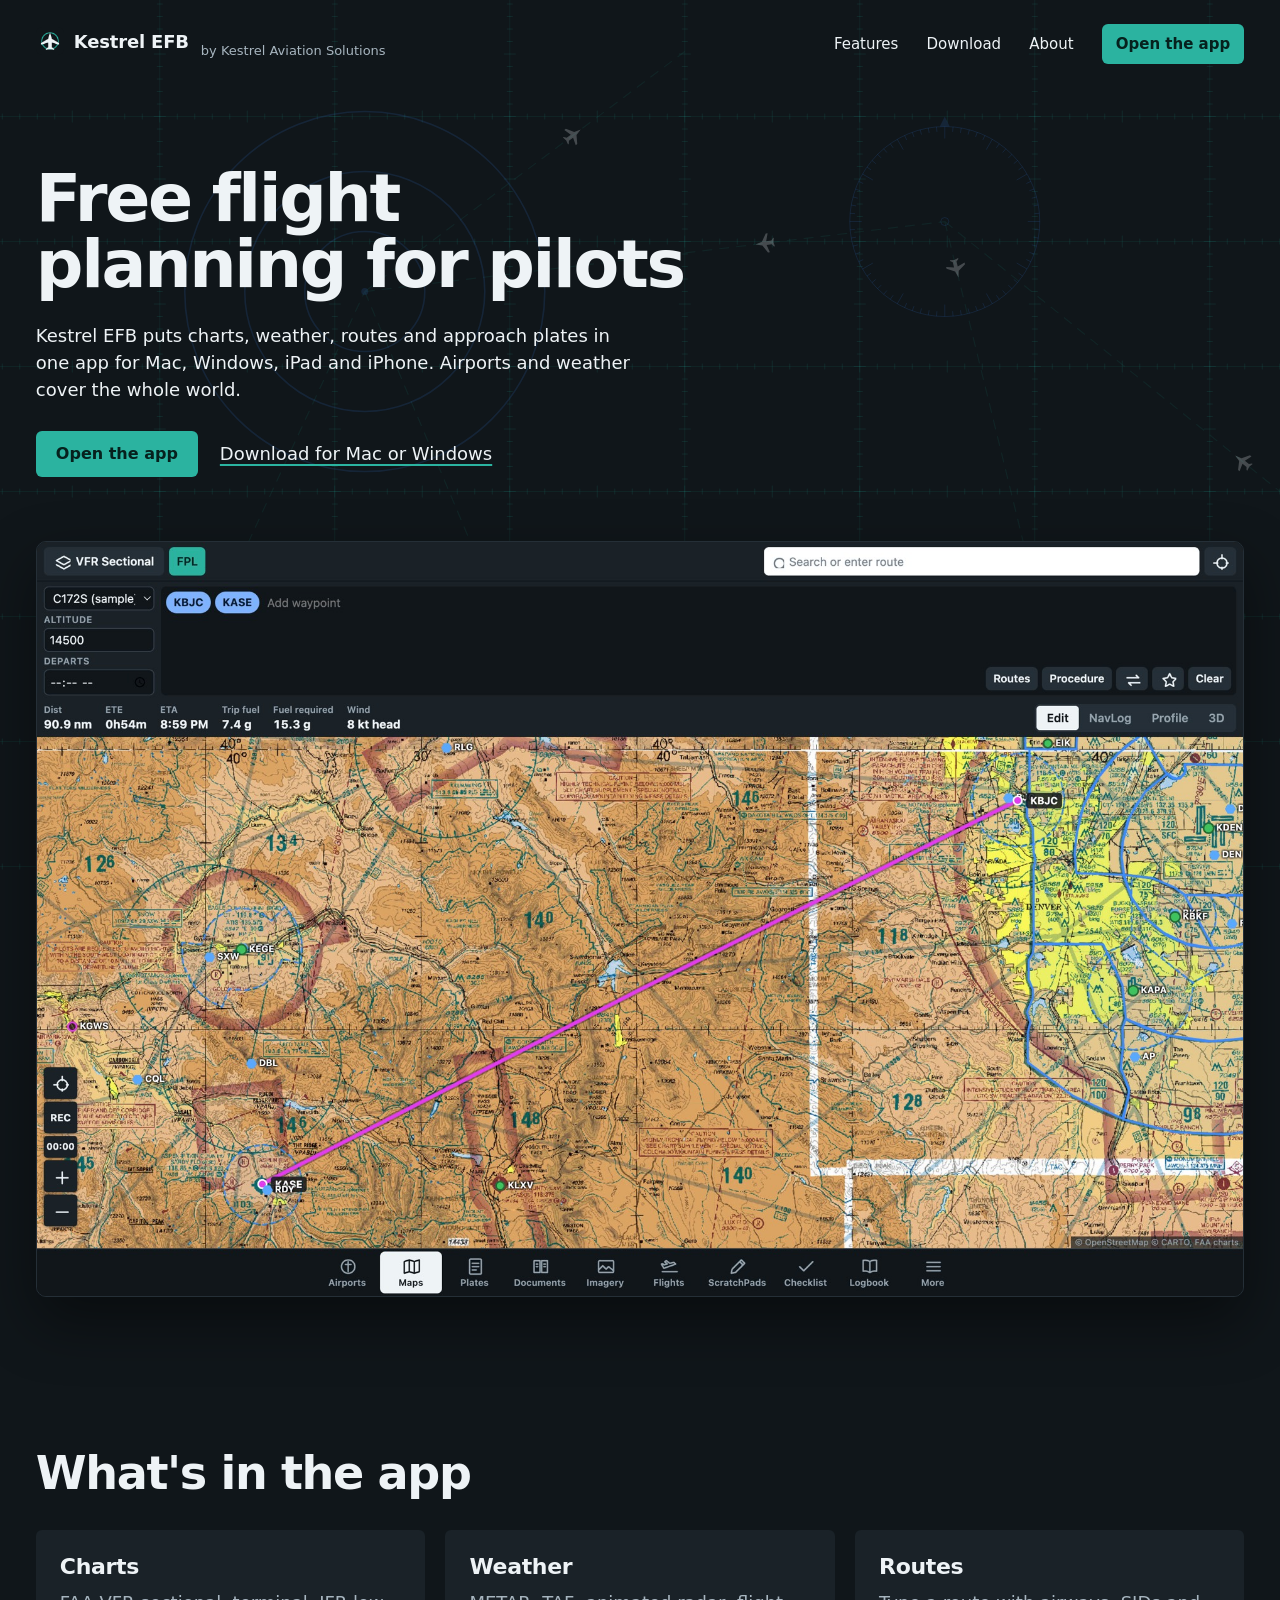
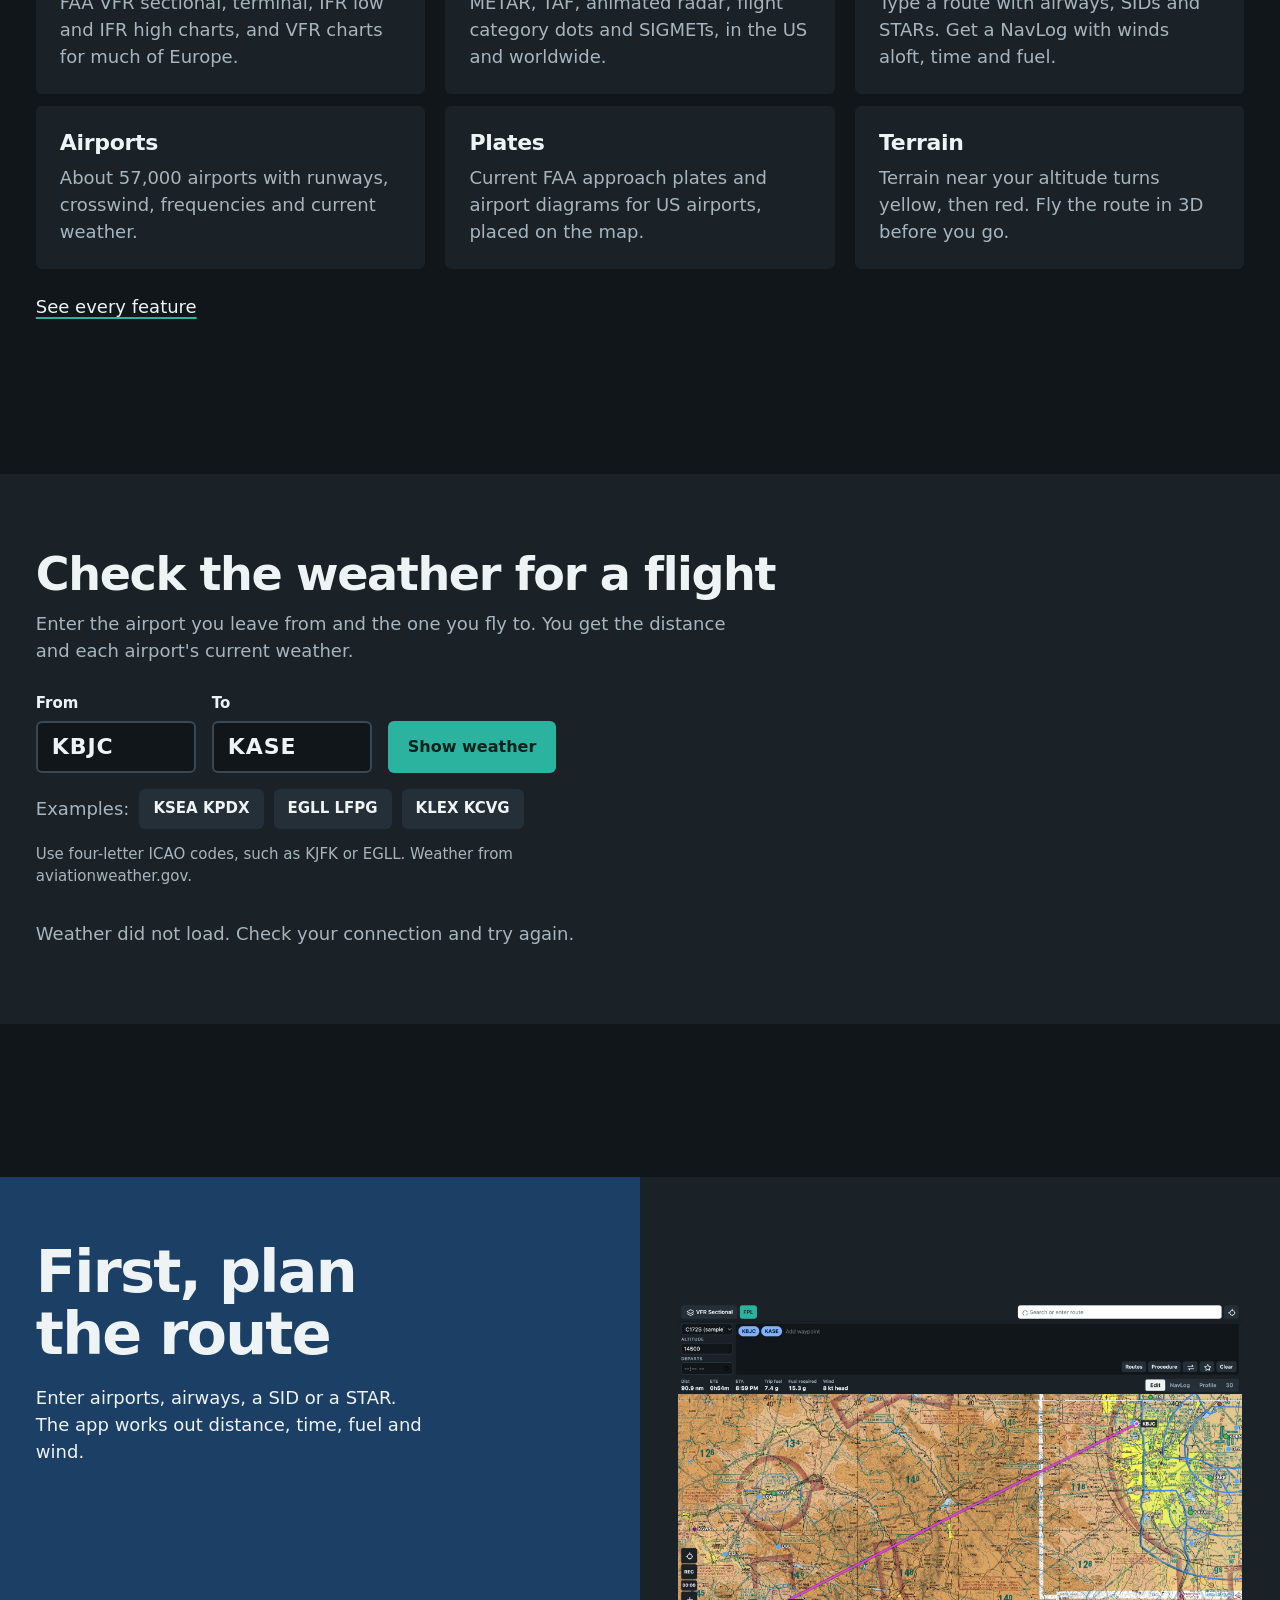
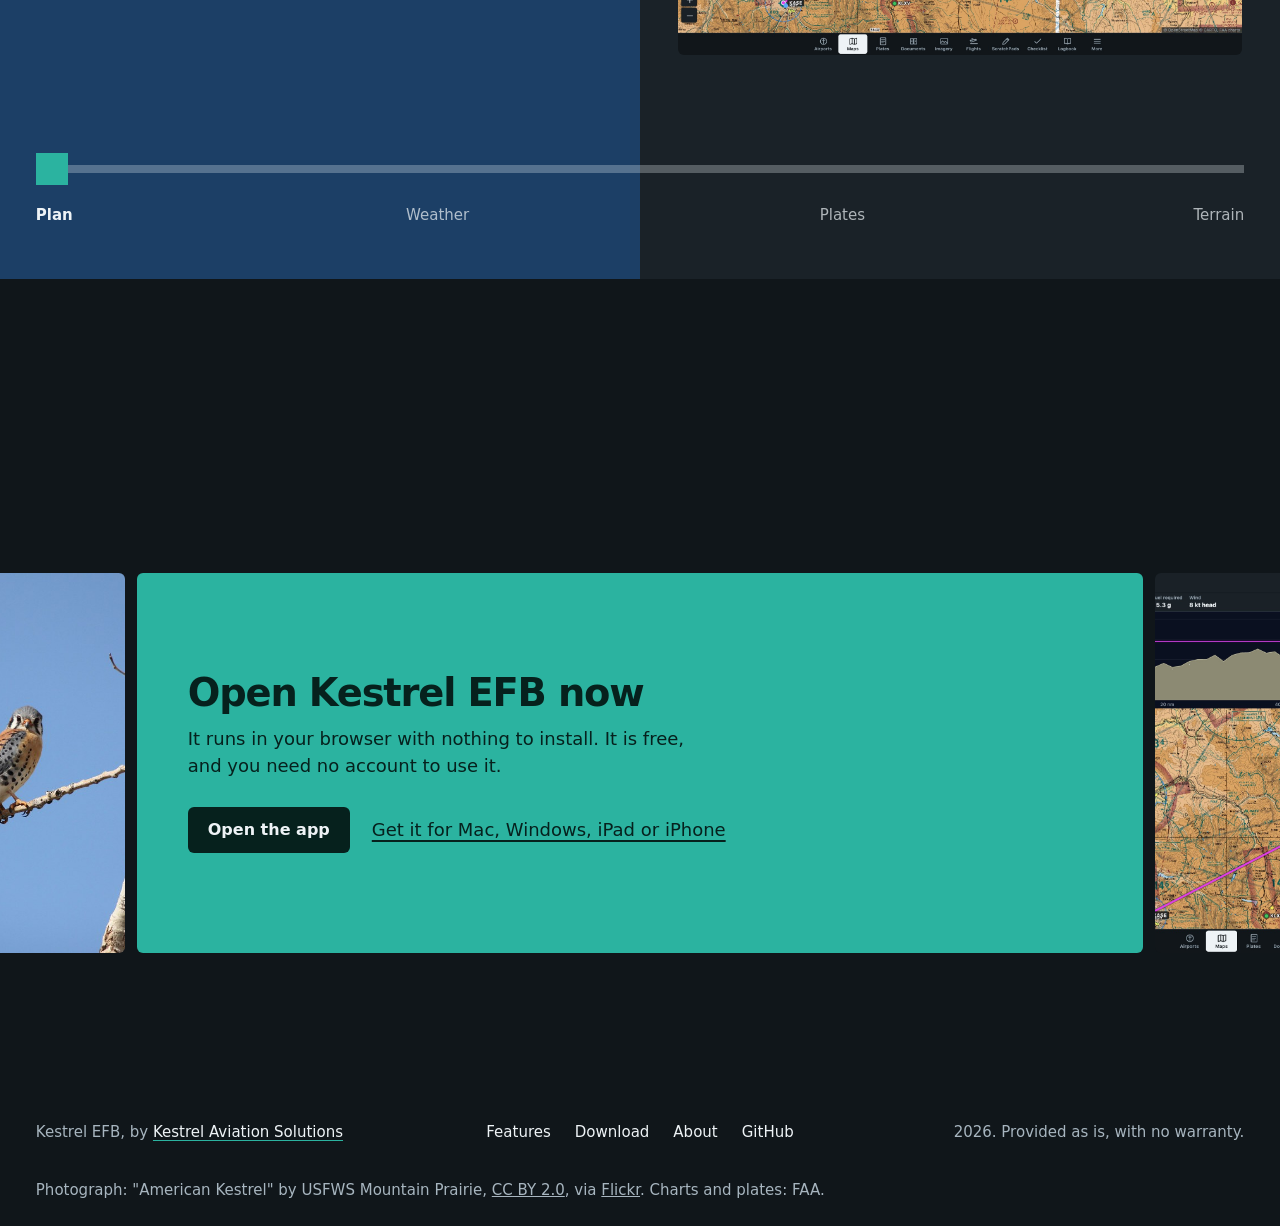
<file: index.html>
<!doctype html>
<html lang="en">
<head>
<meta charset="utf-8">
<meta name="viewport" content="width=device-width, initial-scale=1">
<title>Kestrel EFB · Free flight planning for pilots</title>
<meta name="description" content="Kestrel EFB is a free flight planning app for pilots, with airports and weather worldwide, FAA charts, routes, approach plates and a 3D terrain view. For Mac, Windows, iPad and iPhone.">
<meta name="theme-color" content="#10161a">
<meta property="og:title" content="Kestrel EFB · Free flight planning for pilots">
<meta property="og:description" content="Kestrel EFB is a free flight planning app for pilots, with airports and weather worldwide, FAA charts, routes, approach plates and a 3D terrain view. For Mac, Windows, iPad and iPhone.">
<meta property="og:image" content="img/map-route.jpg">
<link rel="icon" href="img/icon.svg" type="image/svg+xml">
<link rel="icon" href="img/favicon.png" type="image/png" sizes="64x64">
<link rel="apple-touch-icon" href="img/icon-180.png">
<link rel="stylesheet" href="css/site.css">
<script>document.documentElement.classList.add('js')</script>
</head>
<body>
<header class="nav">
  <div class="brand"><a class="mark" href="./"><img src="img/icon-180.png" width="28" height="28" alt="">Kestrel EFB</a><a class="by-top" href="https://kestrelaviation.tech">by Kestrel Aviation Solutions</a></div>
  <nav aria-label="Main"><ul><li><a href="features.html">Features</a></li><li class=opt2><a href="download.html">Download</a></li><li class=opt><a href="about.html">About</a></li><li><a class="btn sm" href="https://app.efb.kestrelaviation.tech/">Open the app</a></li></ul></nav>
</header>
<main>
<section class="hero wrap">
  <div class="copy">
    <h1 data-rise>Free flight planning for pilots</h1>
    <p data-rise style="--i:1">Kestrel EFB puts charts, weather, routes and approach plates in one app for Mac, Windows, iPad and iPhone. Airports and weather cover the whole world.</p>
    <div class="acts" data-rise style="--i:2">
      <a class="btn" href="https://app.efb.kestrelaviation.tech/">Open the app</a>
      <a class="link" href="download.html">Download for Mac or Windows</a>
    </div>
  </div>
  <div class="shot" data-rise style="--i:3"><img src="img/map-route.jpg" width="1920" height="1200" alt="Kestrel EFB showing a route from Rocky Mountain Metropolitan to Aspen on an FAA sectional chart, with distance, time and fuel above the map"></div>
</section>

<section class="wrap" aria-labelledby="inside">
  <h2 id="inside" data-rise>What's in the app</h2>
  <div class="grid feats">
    <div class="feat" data-rise><h3>Charts</h3><p class="soft">FAA VFR sectional, terminal, IFR low and IFR high charts, and VFR charts for much of Europe.</p></div>
    <div class="feat" data-rise style="--i:1"><h3>Weather</h3><p class="soft">METAR, TAF, animated radar, flight category dots and SIGMETs, in the US and worldwide.</p></div>
    <div class="feat" data-rise style="--i:2"><h3>Routes</h3><p class="soft">Type a route with airways, SIDs and STARs. Get a NavLog with winds aloft, time and fuel.</p></div>
    <div class="feat" data-rise><h3>Airports</h3><p class="soft">About 57,000 airports with runways, crosswind, frequencies and current weather.</p></div>
    <div class="feat" data-rise style="--i:1"><h3>Plates</h3><p class="soft">Current FAA approach plates and airport diagrams for US airports, placed on the map.</p></div>
    <div class="feat" data-rise style="--i:2"><h3>Terrain</h3><p class="soft">Terrain near your altitude turns yellow, then red. Fly the route in 3D before you go.</p></div>
  </div>
  <p class="more" data-rise><a class="link" href="features.html">See every feature</a></p>
</section>

<section class="check" aria-labelledby="try">
  <div class="wrap">
    <h2 id="try" data-rise>Check the weather for a flight</h2>
    <p class="soft lead2" data-rise style="--i:1">Enter the airport you leave from and the one you fly to. You get the distance and each airport's current weather.</p>
    <form id="route-form" class="route-form" data-rise style="--i:2">
      <label><span>From</span><input id="from" name="from" type="text" value="KBJC" placeholder="e.g. KBJC" maxlength="4" autocomplete="off" autocapitalize="characters" spellcheck="false"></label>
      <label><span>To</span><input id="to" name="to" type="text" value="KASE" placeholder="e.g. KASE" maxlength="4" autocomplete="off" autocapitalize="characters" spellcheck="false"></label>
      <button class="btn" type="submit">Show weather</button>
    </form>
    <div class="examples">
      <span class="soft">Examples:</span>
      <button class="btn quiet sm" type="button">KSEA KPDX</button>
      <button class="btn quiet sm" type="button">EGLL LFPG</button>
      <button class="btn quiet sm" type="button">KLEX KCVG</button>
    </div>
    <p class="soft small hint">Use four-letter ICAO codes, such as KJFK or EGLL. Weather from aviationweather.gov.</p>
    <div id="answer" class="answer" aria-live="polite">
      <noscript><p class="soft">Turn on JavaScript to see live weather here, or <a class="link" href="https://app.efb.kestrelaviation.tech/">open the app</a>.</p></noscript>
    </div>
  </div>
</section>

<section class="stages" aria-label="How a flight goes">
  <div class="inner">
    <div class="split">
      <div class="say">
        <h2 id="stage-h" class="fade">First, plan the route</h2>
        <p id="stage-p" class="fade">Enter airports, airways, a SID or a STAR. The app works out distance, time, fuel and wind.</p>
      </div>
      <div class="see">
        <div class="frame" data-ui>
          <img class="on" src="img/map-route.jpg" width="1920" height="1200" alt="Route drawn on a sectional chart with the flight plan panel open" loading="lazy">
          <img src="img/airport.jpg" width="1920" height="1200" alt="Airport page for Aspen with METAR, TAF, runways and frequencies" loading="lazy">
          <img src="img/plate.jpg" width="1920" height="1200" alt="The RNAV (GPS)-F approach plate for Aspen" loading="lazy">
          <img src="img/view3d.jpg" width="1920" height="1200" alt="3D terrain view along the route toward Aspen at 14,500 ft" loading="lazy">
        </div>
      </div>
    </div>
    <div class="control">
      <div class="track"><i></i><input id="stage-range" type="range" min="0" max="3" step="1" value="0" aria-label="Stage of the flight"></div>
      <div class="names"><button type="button">Plan</button><button type="button">Weather</button><button type="button">Plates</button><button type="button">Terrain</button></div>
    </div>
  </div>
  <div id="stage-data" hidden>
    <div data-name="Plan" data-fill="--band-2" data-h="First, plan the route" data-p="Enter airports, airways, a SID or a STAR. The app works out distance, time, fuel and wind."></div>
    <div data-name="Weather" data-fill="--band-1" data-h="Then check the weather" data-p="METAR, TAF and D-ATIS for each airport, with headwind and crosswind for every runway."></div>
    <div data-name="Plates" data-fill="--band-3" data-h="Next, read the plates" data-p="Open any current FAA plate. Save an airport's plates to read them offline."></div>
    <div data-name="Terrain" data-fill="--band-5" data-h="Last, see the terrain" data-p="Fly the route in 3D before you go. Terrain near your altitude turns yellow, then red."></div>
  </div>
</section>

<section aria-labelledby="open" style="overflow: hidden">
  <div class="tiles">
    <div class="tile photo drift" data-rise><img src="assets/american-kestrel.jpg" width="1024" height="683" alt="An American kestrel perched on a bare branch against a blue sky" loading="lazy"></div>
    <div class="tile act" data-rise style="--i:1">
      <h2 id="open">Open Kestrel EFB now</h2>
      <p>It runs in your browser with nothing to install. It is free, and you need no account to use it.</p>
      <div class="acts">
        <a class="btn dark" href="https://app.efb.kestrelaviation.tech/">Open the app</a>
        <a class="link" href="download.html">Get it for Mac, Windows, iPad or iPhone</a>
      </div>
    </div>
    <div class="tile photo" data-rise style="--i:2"><img src="img/profile.jpg" width="1920" height="1200" alt="Terrain profile of the route to Aspen" loading="lazy" style="object-position: 30% 22%"></div>
  </div>
</section>

</main>
<footer>
  <div>Kestrel EFB, by <a class="by" href="https://kestrelaviation.tech">Kestrel Aviation Solutions</a></div>
  <nav aria-label="Footer"><a href="features.html">Features</a><a href="download.html">Download</a><a href="about.html">About</a><a href="https://github.com/algophobic-dev/Kestrel-EFB-App">GitHub</a></nav>
  <div class="end">2026. Provided as is, with no warranty.</div>
</footer>
<p class="credit">Photograph: "American Kestrel" by USFWS Mountain Prairie, <a href="https://creativecommons.org/licenses/by/2.0/">CC BY 2.0</a>, via <a href="https://www.flickr.com/photos/51986662@N05/15290757126">Flickr</a>. Charts and plates: FAA.</p>
<script src="js/bg.js" data-mode="plane" defer></script>
<script type="module" src="js/site.js"></script>
<script>
// This address used to hold the app. Remove its old offline worker so visitors get this site.
if ('serviceWorker' in navigator) navigator.serviceWorker.getRegistrations().then(rs => rs.forEach(r => { if (new URL(r.scope).pathname === new URL('./', location.href).pathname) r.unregister(); }));
</script>
</body>
</html>
</file>
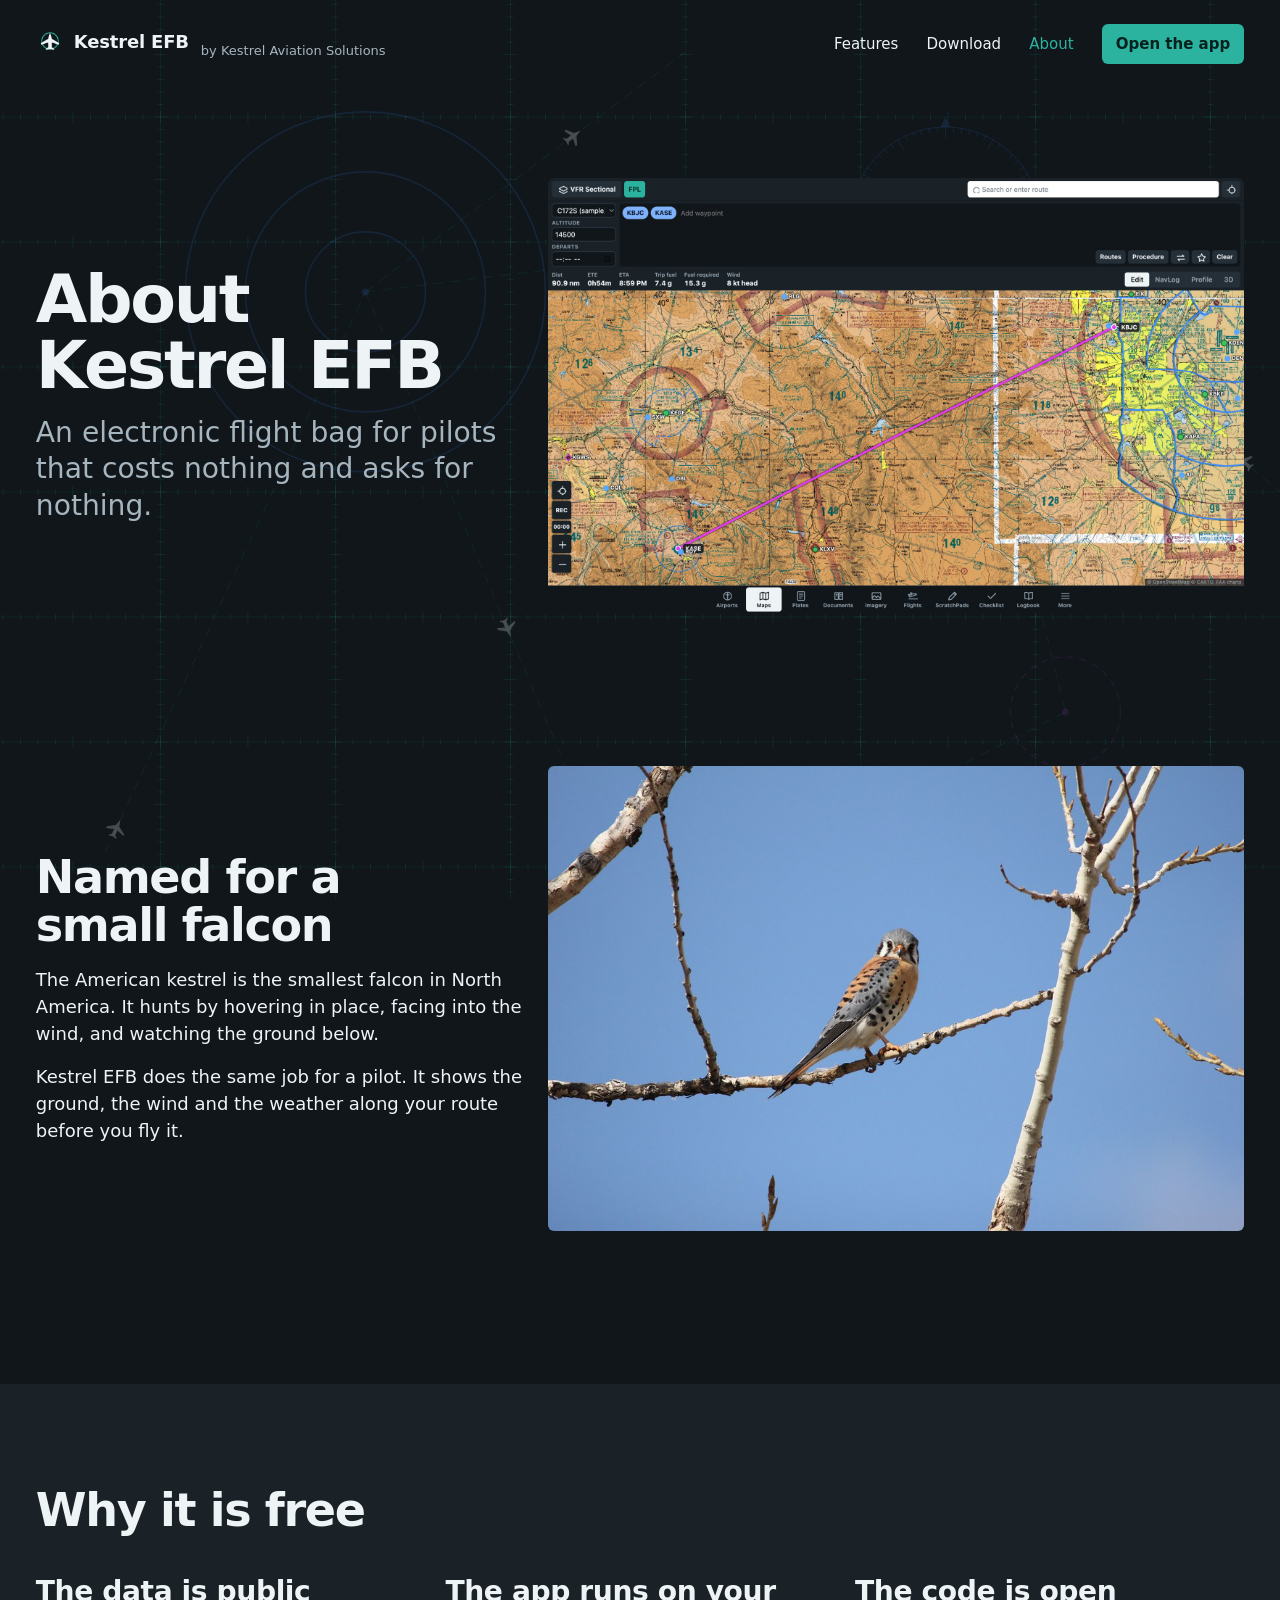
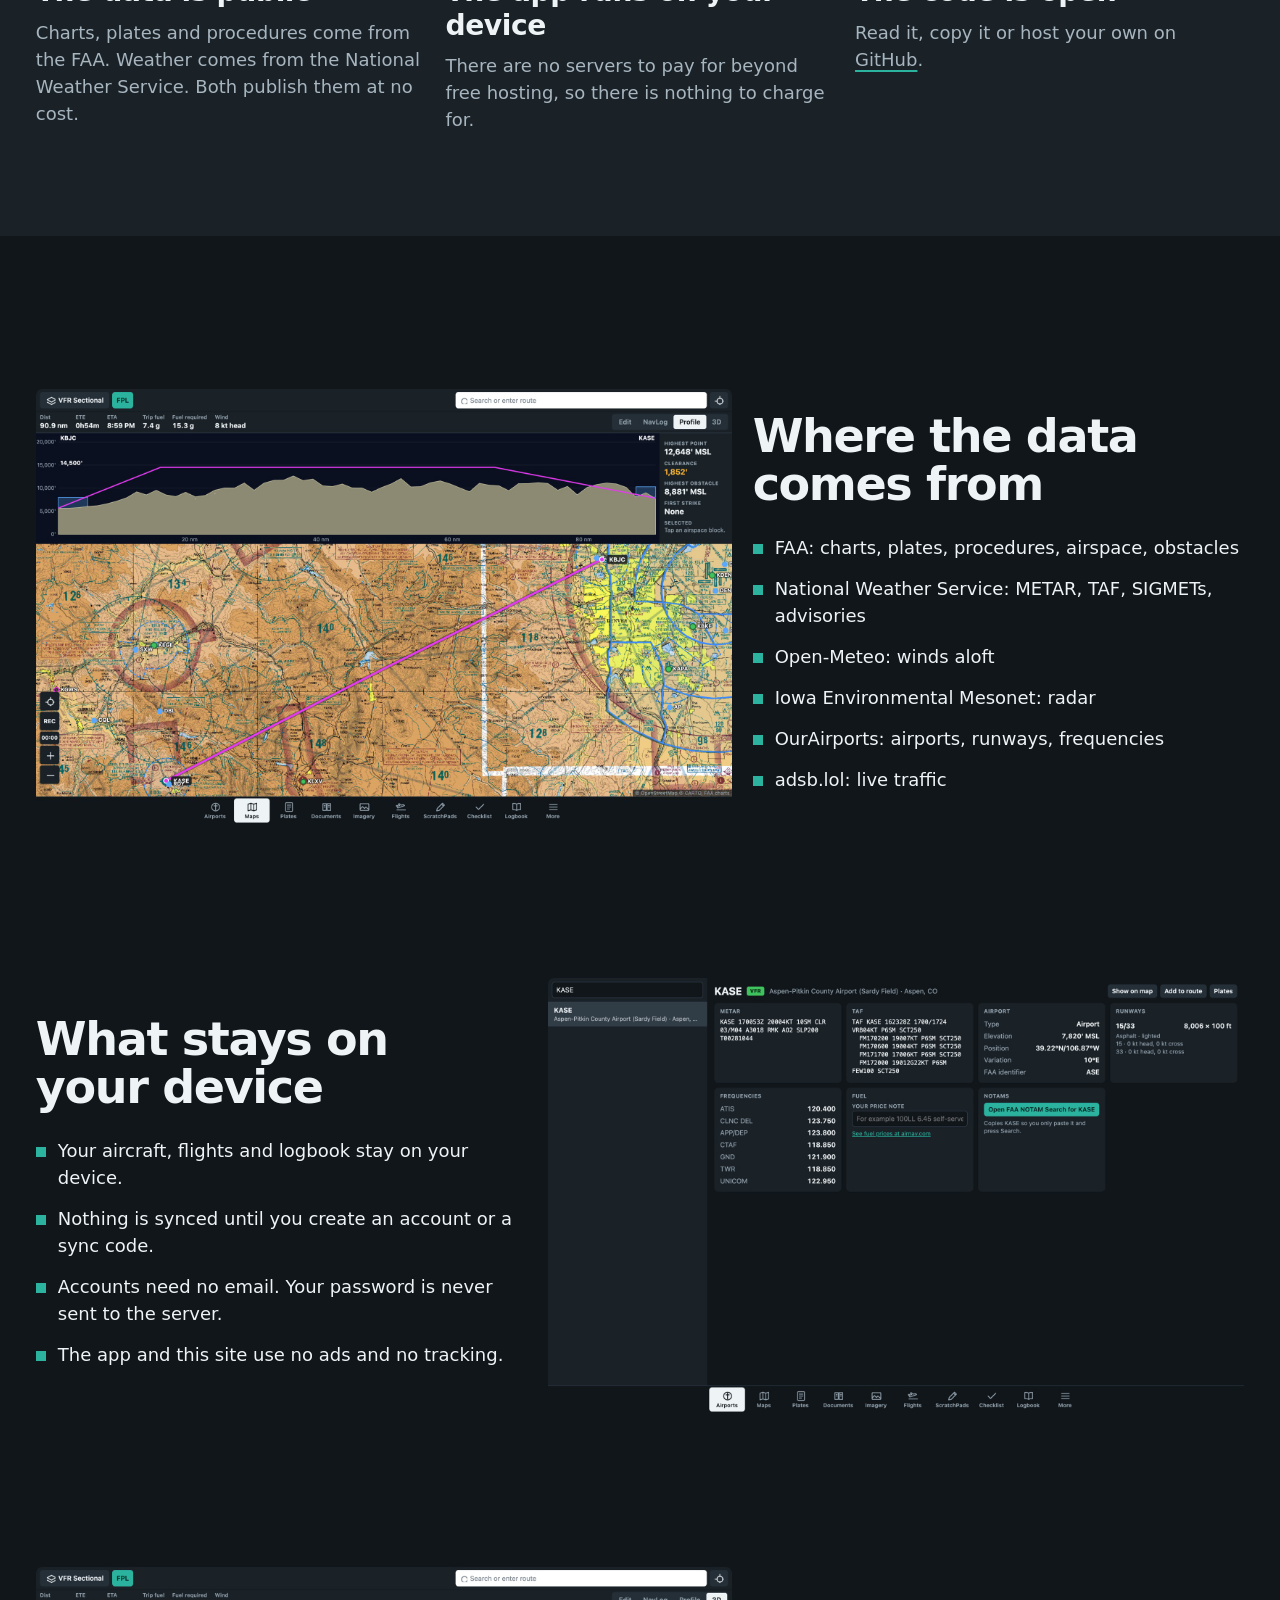
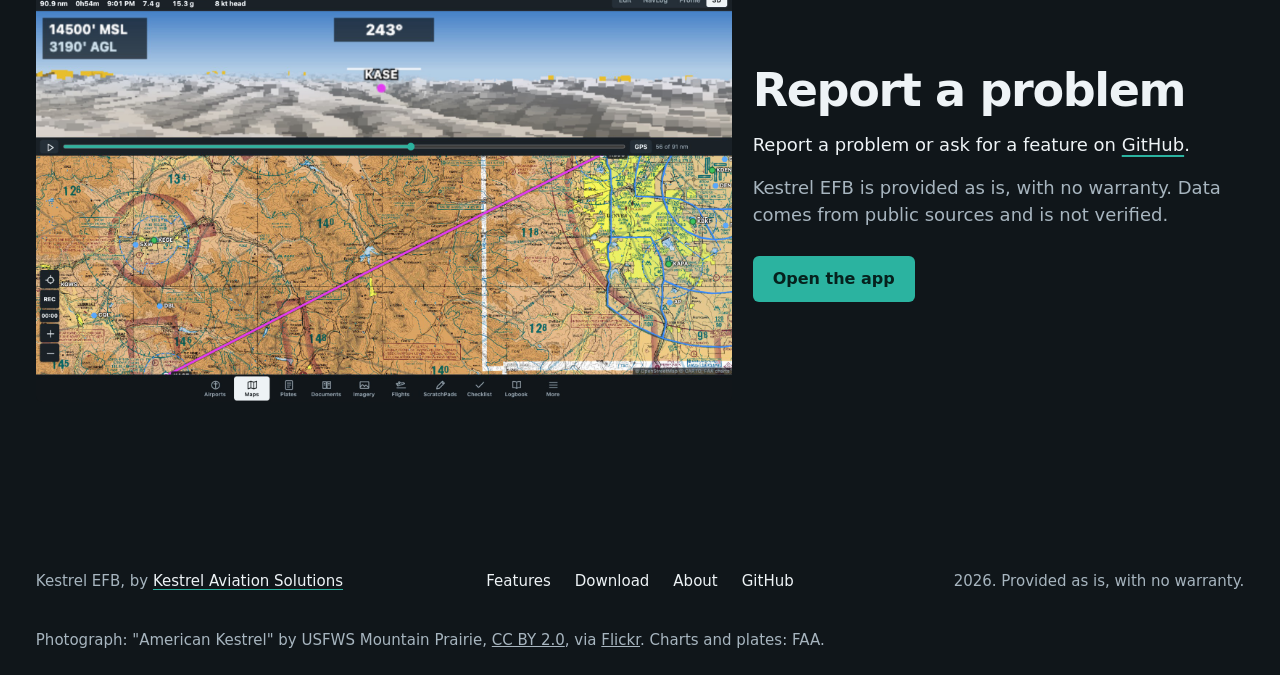
<file: about.html>
<!doctype html>
<html lang="en">
<head>
<meta charset="utf-8">
<meta name="viewport" content="width=device-width, initial-scale=1">
<title>About · Kestrel EFB</title>
<meta name="description" content="About Kestrel EFB: why it is free, where its data comes from, and what it keeps on your device.">
<meta name="theme-color" content="#10161a">
<meta property="og:title" content="About · Kestrel EFB">
<meta property="og:description" content="About Kestrel EFB: why it is free, where its data comes from, and what it keeps on your device.">
<meta property="og:image" content="img/map-route.jpg">
<link rel="icon" href="img/icon.svg" type="image/svg+xml">
<link rel="icon" href="img/favicon.png" type="image/png" sizes="64x64">
<link rel="apple-touch-icon" href="img/icon-180.png">
<link rel="stylesheet" href="css/site.css">
<script>document.documentElement.classList.add('js')</script>
</head>
<body>
<header class="nav">
  <div class="brand"><a class="mark" href="./"><img src="img/icon-180.png" width="28" height="28" alt="">Kestrel EFB</a><a class="by-top" href="https://kestrelaviation.tech">by Kestrel Aviation Solutions</a></div>
  <nav aria-label="Main"><ul><li><a href="features.html">Features</a></li><li class=opt2><a href="download.html">Download</a></li><li class=opt><a href="about.html" aria-current=page>About</a></li><li><a class="btn sm" href="https://app.efb.kestrelaviation.tech/">Open the app</a></li></ul></nav>
</header>
<main>
<section class="page-head wrap grid row">
  <div class="text">
    <h1 data-rise>About Kestrel EFB</h1>
    <p class="soft lead" data-rise style="--i:1">An electronic flight bag for pilots that costs nothing and asks for nothing.</p>
  </div>
  <div class="pic" data-rise style="--i:2"><img src="img/map-route.jpg" width="1920" height="1200" alt="Kestrel EFB showing a route to Aspen on an FAA sectional chart"></div>
</section>

<section class="wrap grid row" aria-labelledby="a-name">
  <div class="text">
    <h2 id="a-name" data-rise>Named for a small falcon</h2>
    <p data-rise style="--i:1">The American kestrel is the smallest falcon in North America. It hunts by hovering in place, facing into the wind, and watching the ground below.</p>
    <p data-rise style="--i:2">Kestrel EFB does the same job for a pilot. It shows the ground, the wind and the weather along your route before you fly it.</p>
  </div>
  <div class="pic" data-rise style="--i:2"><img src="assets/american-kestrel.jpg" width="1024" height="683" alt="An American kestrel perched on a bare branch against a blue sky"></div>
</section>

<section class="field" aria-labelledby="a-free">
  <div class="wrap">
    <h2 id="a-free" data-rise>Why it is free</h2>
    <div class="grid cols">
      <div data-rise><h3>The data is public</h3><p class="soft">Charts, plates and procedures come from the FAA. Weather comes from the National Weather Service. Both publish them at no cost.</p></div>
      <div data-rise style="--i:1"><h3>The app runs on your device</h3><p class="soft">There are no servers to pay for beyond free hosting, so there is nothing to charge for.</p></div>
      <div data-rise style="--i:2"><h3>The code is open</h3><p class="soft">Read it, copy it or host your own on <a class="link" href="https://github.com/algophobic-dev/Kestrel-EFB-App">GitHub</a>.</p></div>
    </div>
  </div>
</section>

<section class="wrap grid row flip" aria-labelledby="a-data">
  <div class="pic" data-rise><img src="img/profile.jpg" width="1920" height="1200" alt="Route profile showing terrain, cruise altitude and the highest point along the route" loading="lazy"></div>
  <div class="text">
    <h2 id="a-data" data-rise style="--i:1">Where the data comes from</h2>
    <ul data-rise style="--i:2">
      <li>FAA: charts, plates, procedures, airspace, obstacles</li>
      <li>National Weather Service: METAR, TAF, SIGMETs, advisories</li>
      <li>Open-Meteo: winds aloft</li>
      <li>Iowa Environmental Mesonet: radar</li>
      <li>OurAirports: airports, runways, frequencies</li>
      <li>adsb.lol: live traffic</li>
    </ul>
  </div>
</section>

<section class="wrap grid row" aria-labelledby="a-privacy">
  <div class="text">
    <h2 id="a-privacy" data-rise>What stays on your device</h2>
    <ul data-rise style="--i:1">
      <li>Your aircraft, flights and logbook stay on your device.</li>
      <li>Nothing is synced until you create an account or a sync code.</li>
      <li>Accounts need no email. Your password is never sent to the server.</li>
      <li>The app and this site use no ads and no tracking.</li>
    </ul>
  </div>
  <div class="pic" data-rise style="--i:2"><img src="img/airport.jpg" width="1920" height="1200" alt="Airport page for Aspen with weather, frequencies and runways" loading="lazy"></div>
</section>

<section class="wrap grid row flip" aria-labelledby="a-help">
  <div class="pic" data-rise><img src="img/view3d.jpg" width="1920" height="1200" alt="3D terrain view along the route toward Aspen" loading="lazy"></div>
  <div class="text">
    <h2 id="a-help" data-rise style="--i:1">Report a problem</h2>
    <p data-rise style="--i:2">Report a problem or ask for a feature on <a class="link" href="https://github.com/algophobic-dev/Kestrel-EFB-App/issues">GitHub</a>.</p>
    <p class="soft" data-rise style="--i:3">Kestrel EFB is provided as is, with no warranty. Data comes from public sources and is not verified.</p>
    <div class="acts" data-rise style="--i:4"><a class="btn" href="https://app.efb.kestrelaviation.tech/">Open the app</a></div>
  </div>
</section>

</main>
<footer>
  <div>Kestrel EFB, by <a class="by" href="https://kestrelaviation.tech">Kestrel Aviation Solutions</a></div>
  <nav aria-label="Footer"><a href="features.html">Features</a><a href="download.html">Download</a><a href="about.html">About</a><a href="https://github.com/algophobic-dev/Kestrel-EFB-App">GitHub</a></nav>
  <div class="end">2026. Provided as is, with no warranty.</div>
</footer>
<p class="credit">Photograph: "American Kestrel" by USFWS Mountain Prairie, <a href="https://creativecommons.org/licenses/by/2.0/">CC BY 2.0</a>, via <a href="https://www.flickr.com/photos/51986662@N05/15290757126">Flickr</a>. Charts and plates: FAA.</p>
<script src="js/bg.js" data-mode="plane" defer></script>
<script type="module" src="js/site.js"></script>
<script>
// This address used to hold the app. Remove its old offline worker so visitors get this site.
if ('serviceWorker' in navigator) navigator.serviceWorker.getRegistrations().then(rs => rs.forEach(r => { if (new URL(r.scope).pathname === new URL('./', location.href).pathname) r.unregister(); }));
</script>
</body>
</html>
</file>
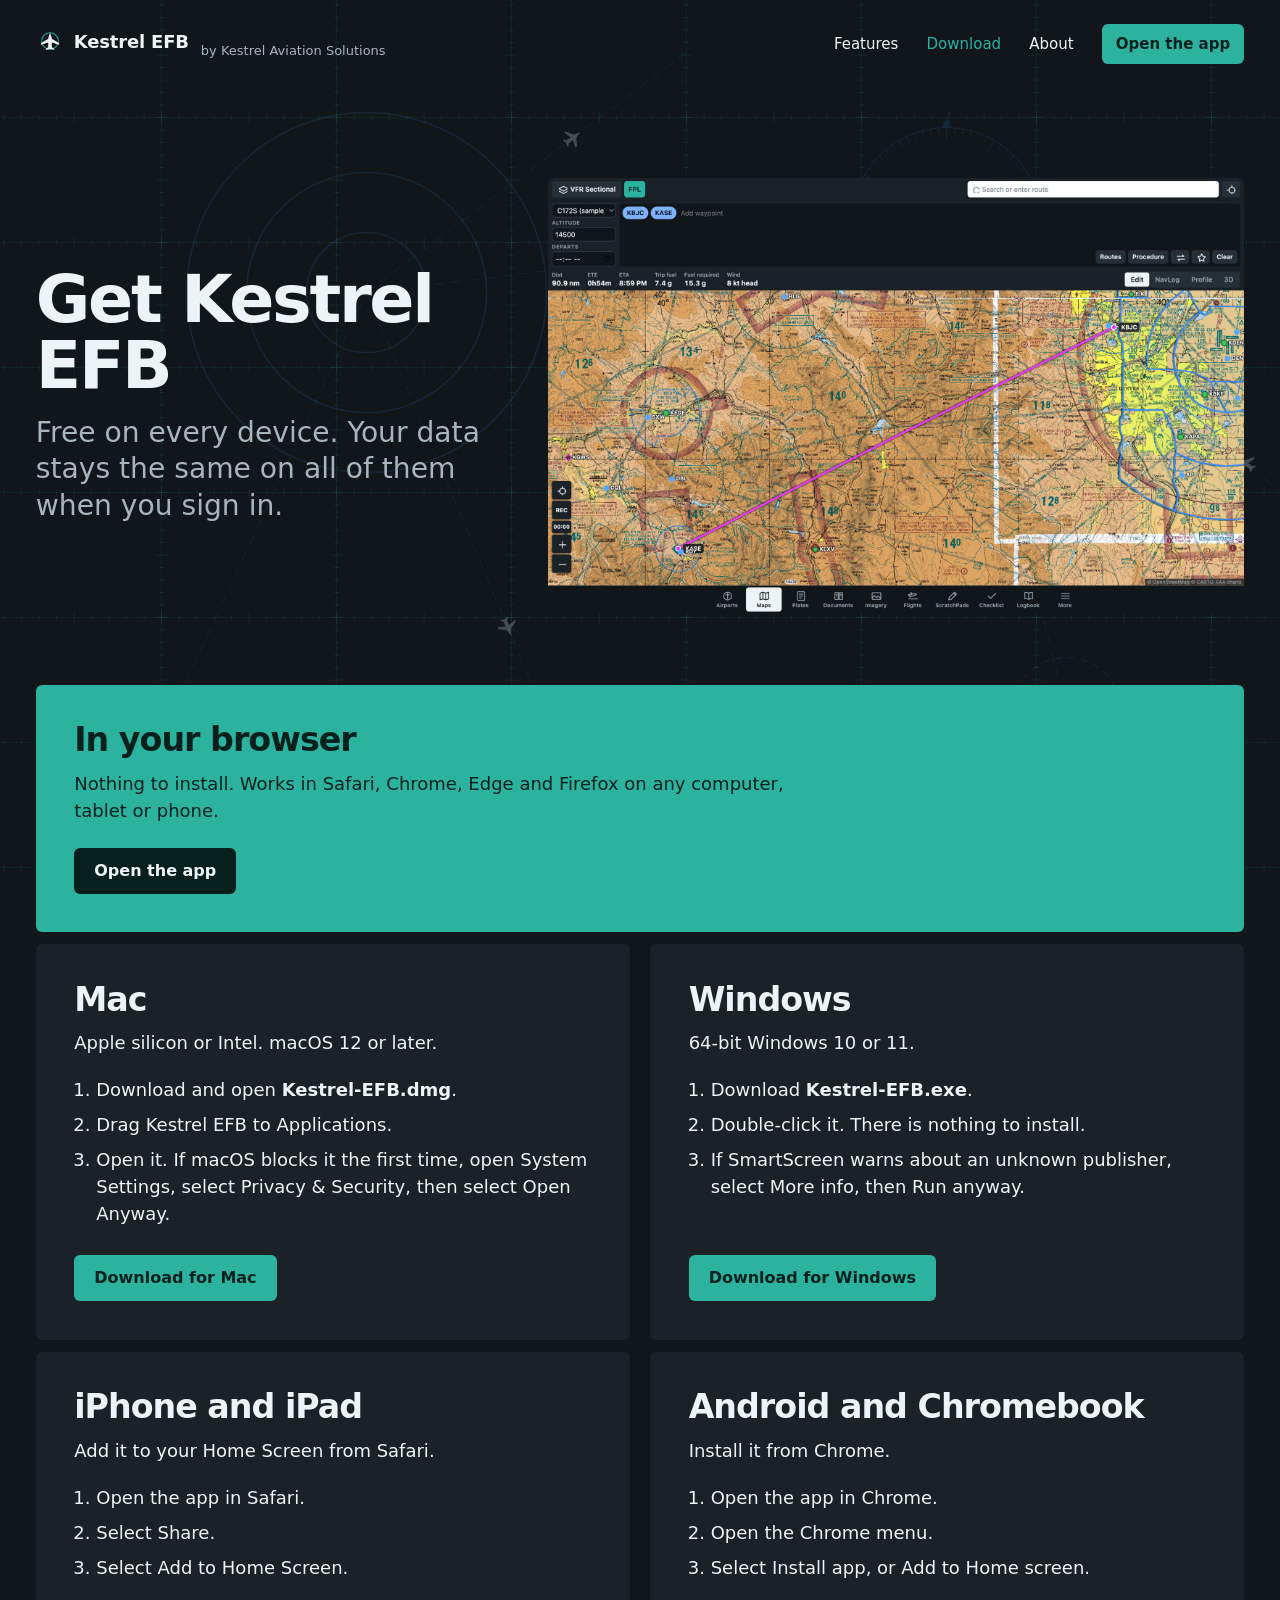
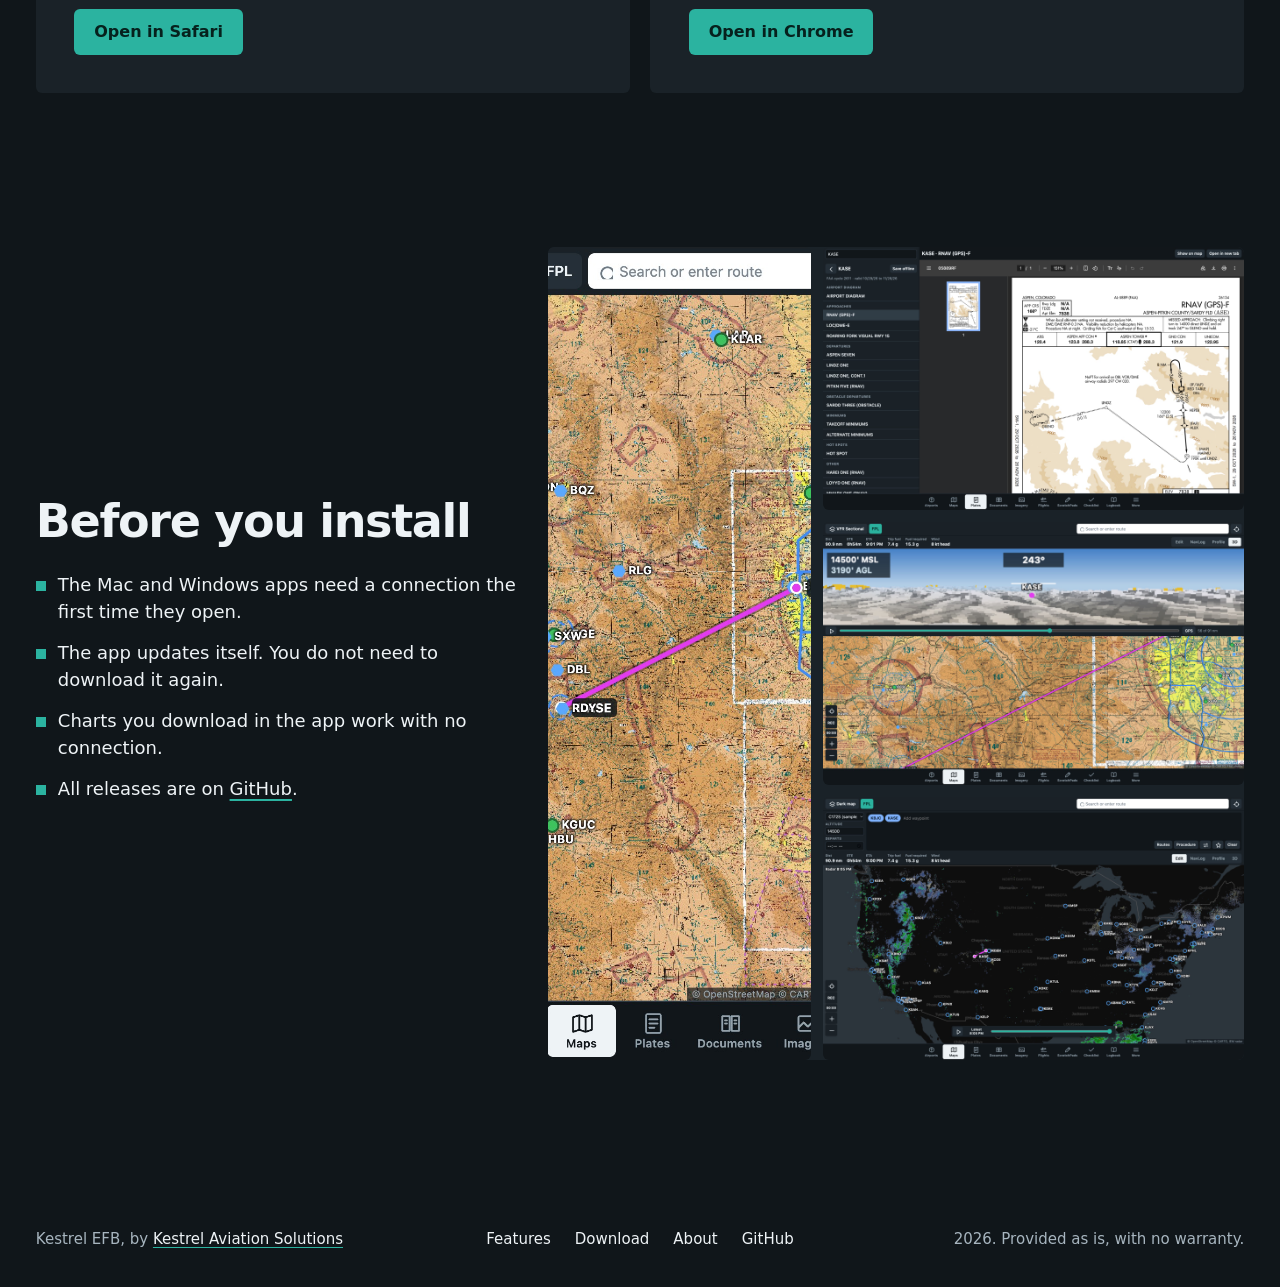
<file: download.html>
<!doctype html>
<html lang="en">
<head>
<meta charset="utf-8">
<meta name="viewport" content="width=device-width, initial-scale=1">
<title>Download · Kestrel EFB</title>
<meta name="description" content="Get Kestrel EFB for Mac, Windows, iPad and iPhone, or open it in your browser. Free.">
<meta name="theme-color" content="#10161a">
<meta property="og:title" content="Download · Kestrel EFB">
<meta property="og:description" content="Get Kestrel EFB for Mac, Windows, iPad and iPhone, or open it in your browser. Free.">
<meta property="og:image" content="img/map-route.jpg">
<link rel="icon" href="img/icon.svg" type="image/svg+xml">
<link rel="icon" href="img/favicon.png" type="image/png" sizes="64x64">
<link rel="apple-touch-icon" href="img/icon-180.png">
<link rel="stylesheet" href="css/site.css">
<script>document.documentElement.classList.add('js')</script>
</head>
<body>
<header class="nav">
  <div class="brand"><a class="mark" href="./"><img src="img/icon-180.png" width="28" height="28" alt="">Kestrel EFB</a><a class="by-top" href="https://kestrelaviation.tech">by Kestrel Aviation Solutions</a></div>
  <nav aria-label="Main"><ul><li><a href="features.html">Features</a></li><li class=opt2><a href="download.html" aria-current=page>Download</a></li><li class=opt><a href="about.html">About</a></li><li><a class="btn sm" href="https://app.efb.kestrelaviation.tech/">Open the app</a></li></ul></nav>
</header>
<main>
<section class="page-head wrap">
  <div class="grid row">
    <div class="text">
      <h1 data-rise>Get Kestrel EFB</h1>
      <p class="soft lead" data-rise style="--i:1">Free on every device. Your data stays the same on all of them when you sign in.</p>
    </div>
    <div class="pic" data-rise style="--i:2"><img src="img/map-route.jpg" width="1920" height="1200" alt="Kestrel EFB showing a route on an FAA sectional chart"></div>
  </div>

  <div class="grid gets">
    <div class="get main" data-rise>
      <h2>In your browser</h2>
      <p>Nothing to install. Works in Safari, Chrome, Edge and Firefox on any computer, tablet or phone.</p>
      <div class="acts"><a class="btn dark" href="https://app.efb.kestrelaviation.tech/">Open the app</a></div>
    </div>

    <div class="get" data-rise>
      <h2>Mac</h2>
      <p>Apple silicon or Intel. macOS 12 or later.</p>
      <ol>
        <li>Download and open <strong>Kestrel-EFB.dmg</strong>.</li>
        <li>Drag Kestrel EFB to Applications.</li>
        <li>Open it. If macOS blocks it the first time, open System Settings, select Privacy &amp; Security, then select Open Anyway.</li>
      </ol>
      <div class="acts"><a class="btn" href="https://github.com/algophobic-dev/Kestrel-EFB-App/releases/latest/download/Kestrel-EFB.dmg">Download for Mac</a></div>
    </div>

    <div class="get" data-rise style="--i:1">
      <h2>Windows</h2>
      <p>64-bit Windows 10 or 11.</p>
      <ol>
        <li>Download <strong>Kestrel-EFB.exe</strong>.</li>
        <li>Double-click it. There is nothing to install.</li>
        <li>If SmartScreen warns about an unknown publisher, select More info, then Run anyway.</li>
      </ol>
      <div class="acts"><a class="btn" href="https://github.com/algophobic-dev/Kestrel-EFB-App/releases/latest/download/Kestrel-EFB.exe">Download for Windows</a></div>
    </div>

    <div class="get" data-rise>
      <h2>iPhone and iPad</h2>
      <p>Add it to your Home Screen from Safari.</p>
      <ol>
        <li>Open the app in Safari.</li>
        <li>Select Share.</li>
        <li>Select Add to Home Screen.</li>
      </ol>
      <div class="acts"><a class="btn" href="https://app.efb.kestrelaviation.tech/">Open in Safari</a></div>
    </div>

    <div class="get" data-rise style="--i:1">
      <h2>Android and Chromebook</h2>
      <p>Install it from Chrome.</p>
      <ol>
        <li>Open the app in Chrome.</li>
        <li>Open the Chrome menu.</li>
        <li>Select Install app, or Add to Home screen.</li>
      </ol>
      <div class="acts"><a class="btn" href="https://app.efb.kestrelaviation.tech/">Open in Chrome</a></div>
    </div>
  </div>
</section>

<section class="wrap grid row" aria-labelledby="d-notes">
  <div class="text">
    <h2 id="d-notes" data-rise>Before you install</h2>
    <ul data-rise style="--i:1">
      <li>The Mac and Windows apps need a connection the first time they open.</li>
      <li>The app updates itself. You do not need to download it again.</li>
      <li>Charts you download in the app work with no connection.</li>
      <li>All releases are on <a class="link" href="https://github.com/algophobic-dev/Kestrel-EFB-App/releases">GitHub</a>.</li>
    </ul>
  </div>
  <div class="pic trio" data-rise style="--i:2">
    <img src="img/phone-map.jpg" width="780" height="1560" alt="Kestrel EFB on a phone, showing a route on a sectional chart" loading="lazy">
    <img src="img/plate.jpg" width="1920" height="1200" alt="An approach plate open in Kestrel EFB" loading="lazy">
    <img src="img/view3d.jpg" width="1920" height="1200" alt="3D terrain view in Kestrel EFB" loading="lazy">
    <img src="img/wx.jpg" width="1920" height="1200" alt="Weather radar and flight categories in Kestrel EFB" loading="lazy">
  </div>
</section>

</main>
<footer>
  <div>Kestrel EFB, by <a class="by" href="https://kestrelaviation.tech">Kestrel Aviation Solutions</a></div>
  <nav aria-label="Footer"><a href="features.html">Features</a><a href="download.html">Download</a><a href="about.html">About</a><a href="https://github.com/algophobic-dev/Kestrel-EFB-App">GitHub</a></nav>
  <div class="end">2026. Provided as is, with no warranty.</div>
</footer>

<script src="js/bg.js" data-mode="plane" defer></script>
<script type="module" src="js/site.js"></script>
<script>
// This address used to hold the app. Remove its old offline worker so visitors get this site.
if ('serviceWorker' in navigator) navigator.serviceWorker.getRegistrations().then(rs => rs.forEach(r => { if (new URL(r.scope).pathname === new URL('./', location.href).pathname) r.unregister(); }));
</script>
</body>
</html>
</file>
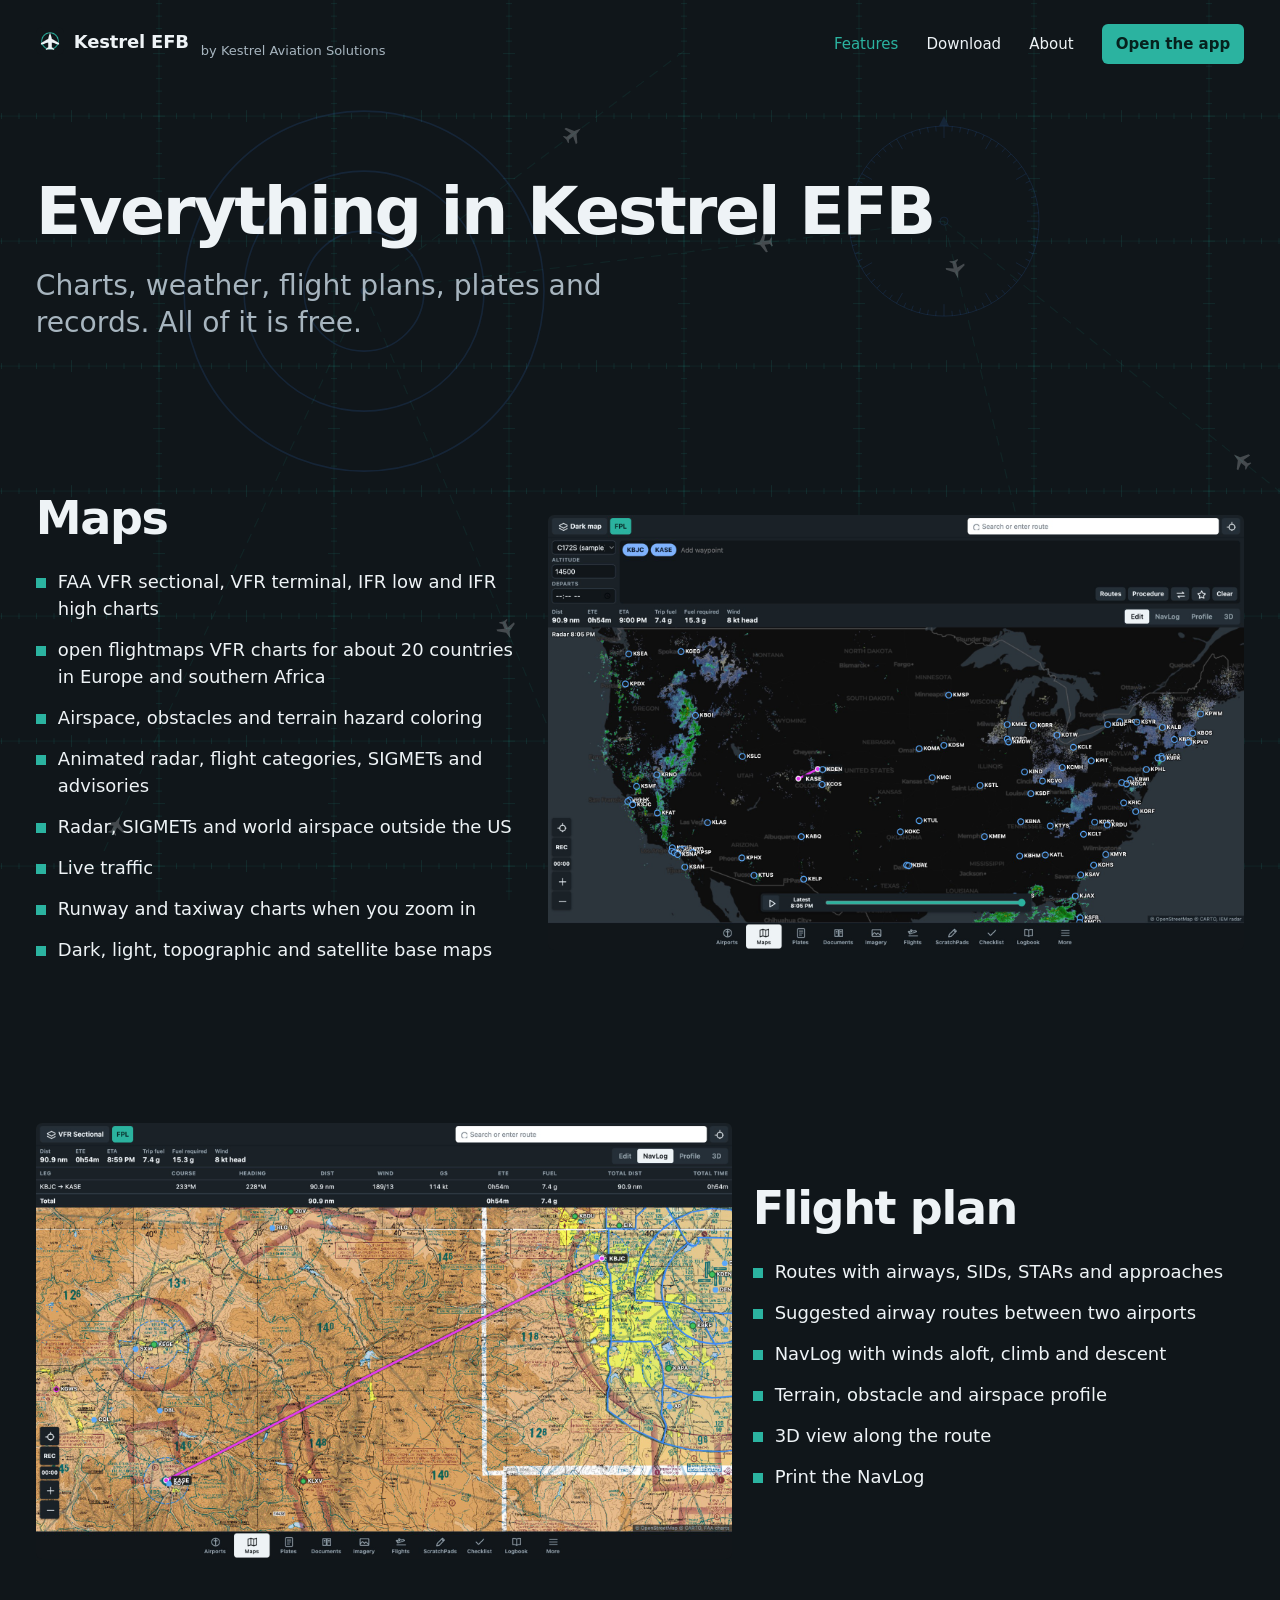
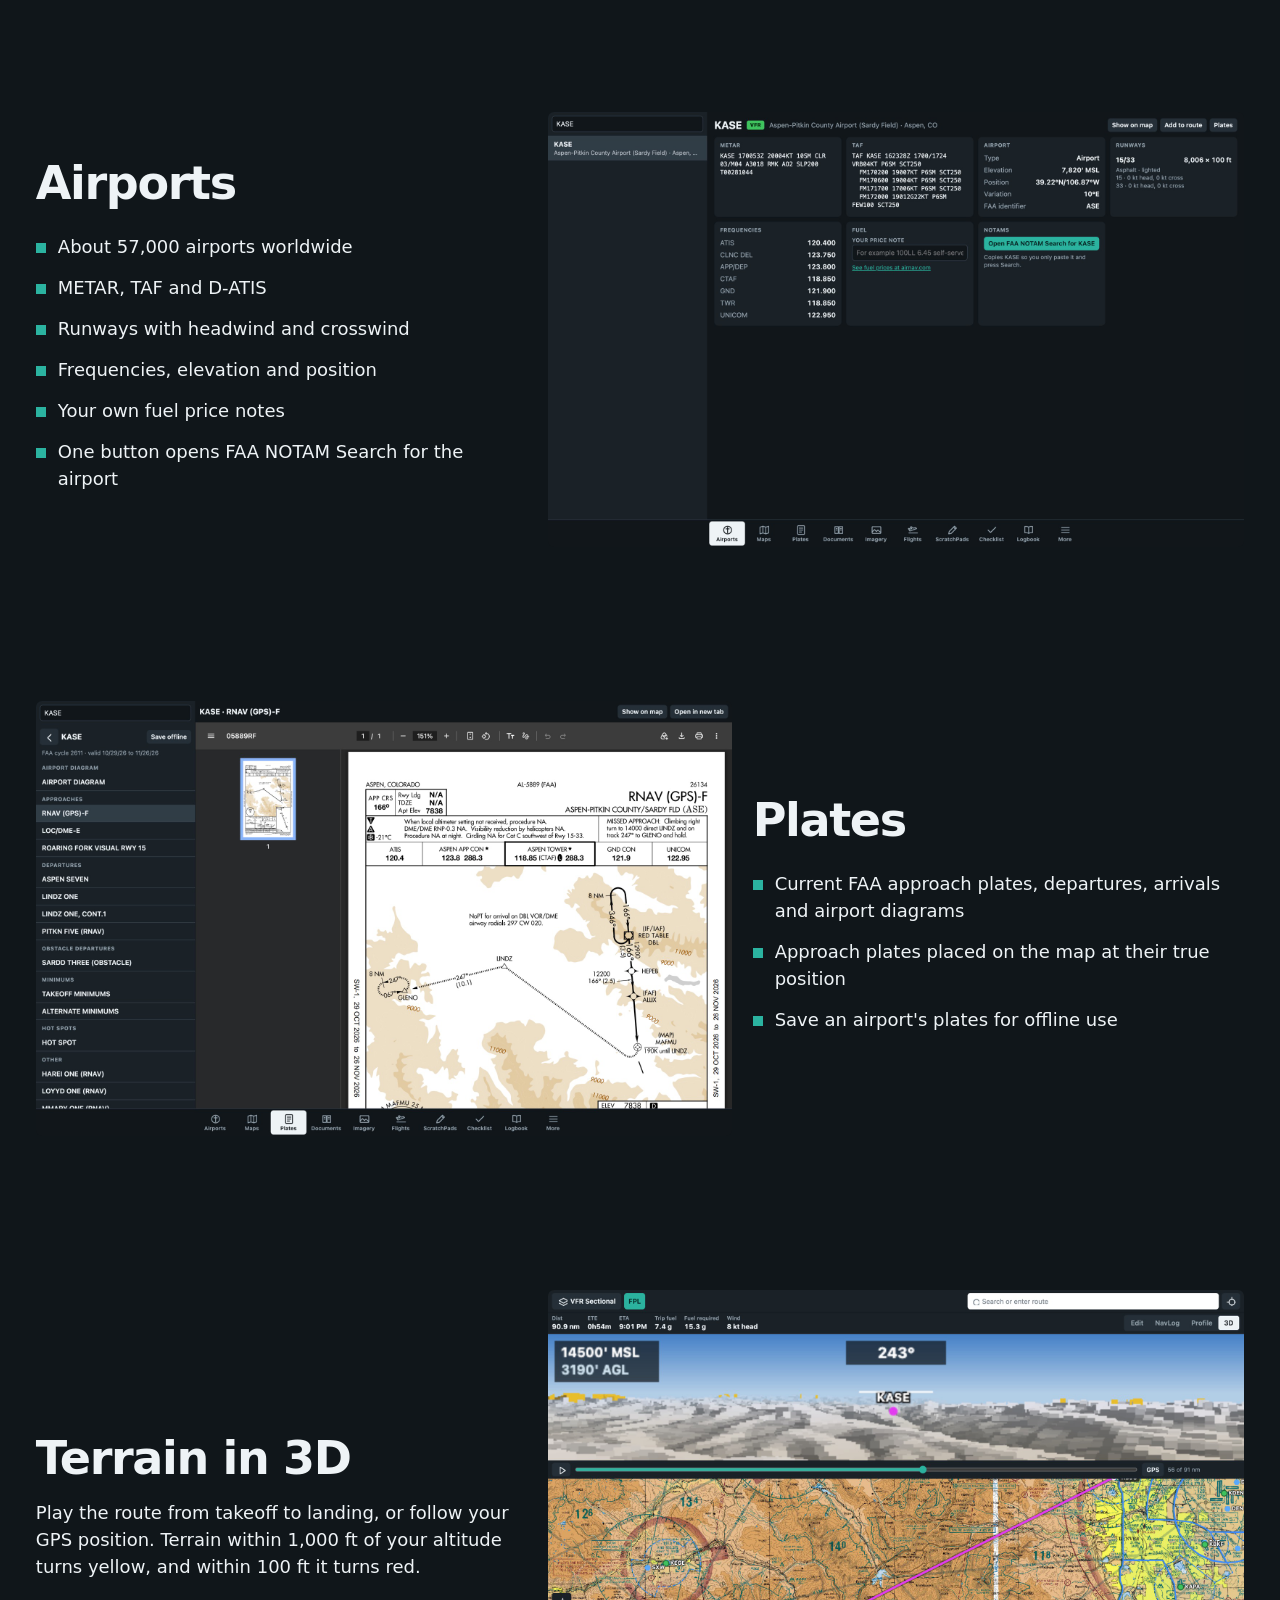
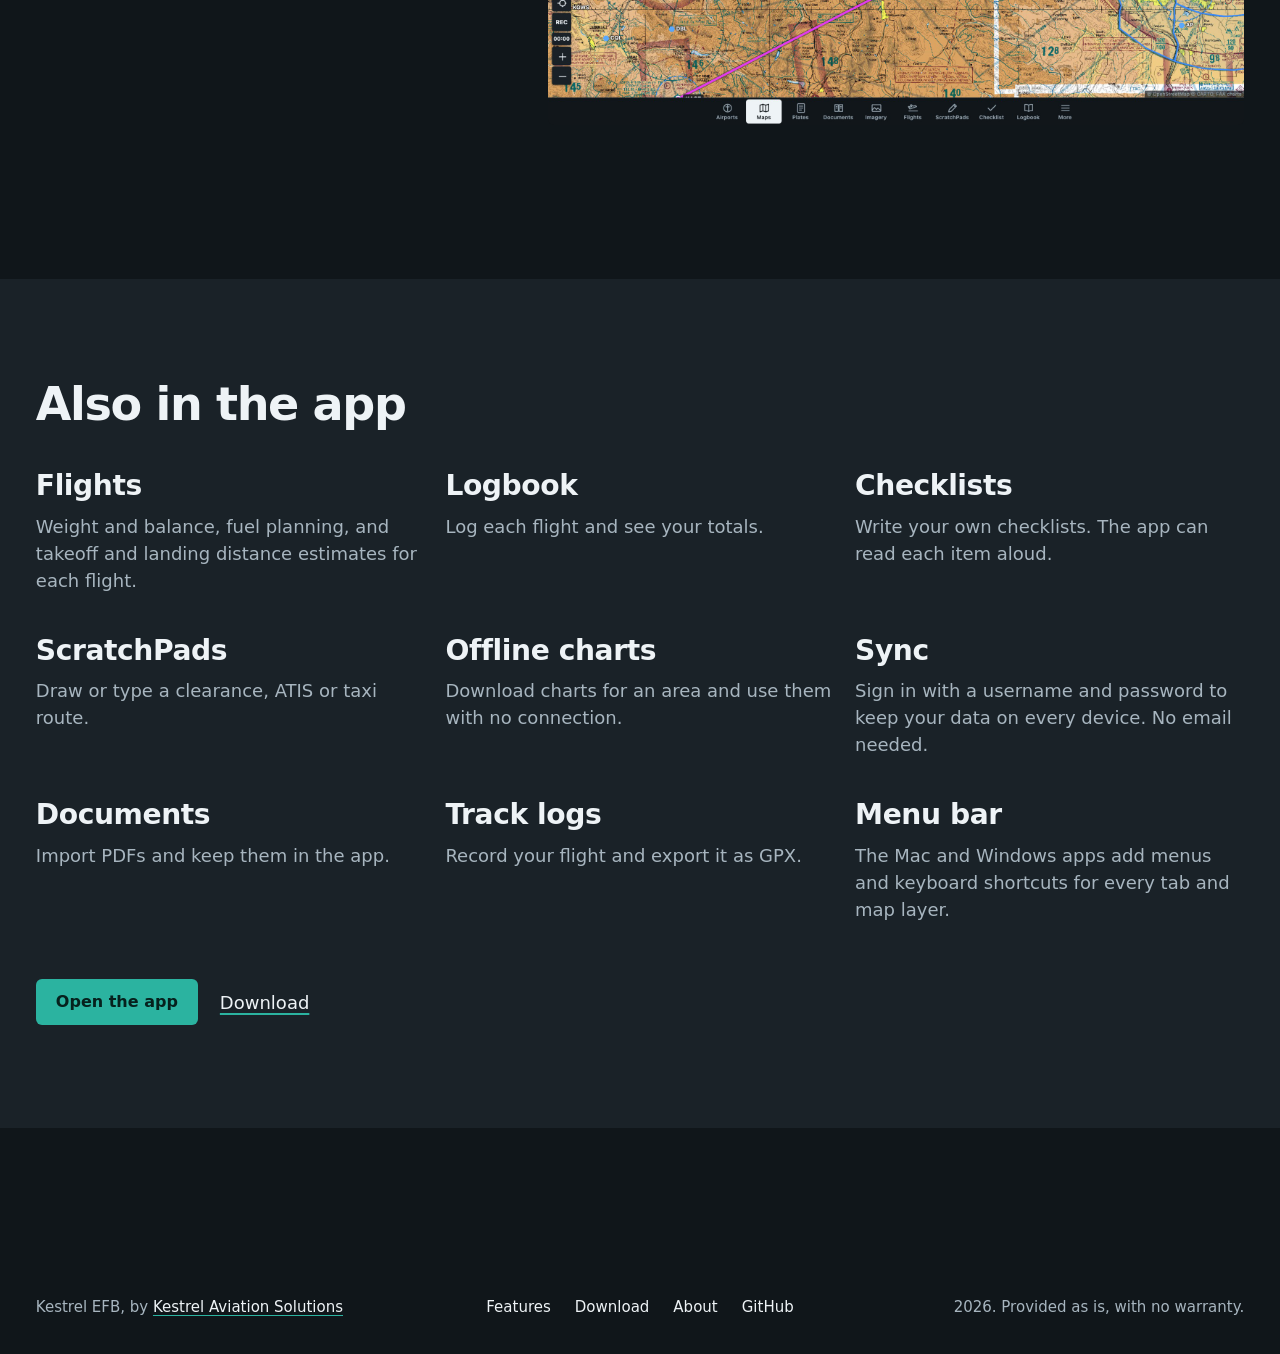
<file: features.html>
<!doctype html>
<html lang="en">
<head>
<meta charset="utf-8">
<meta name="viewport" content="width=device-width, initial-scale=1">
<title>Features · Kestrel EFB</title>
<meta name="description" content="What Kestrel EFB does: FAA charts, weather, flight plans with airways and procedures, plates on the map, weight and balance, logbook, checklists and sync.">
<meta name="theme-color" content="#10161a">
<meta property="og:title" content="Features · Kestrel EFB">
<meta property="og:description" content="What Kestrel EFB does: FAA charts, weather, flight plans with airways and procedures, plates on the map, weight and balance, logbook, checklists and sync.">
<meta property="og:image" content="img/map-route.jpg">
<link rel="icon" href="img/icon.svg" type="image/svg+xml">
<link rel="icon" href="img/favicon.png" type="image/png" sizes="64x64">
<link rel="apple-touch-icon" href="img/icon-180.png">
<link rel="stylesheet" href="css/site.css">
<script>document.documentElement.classList.add('js')</script>
</head>
<body>
<header class="nav">
  <div class="brand"><a class="mark" href="./"><img src="img/icon-180.png" width="28" height="28" alt="">Kestrel EFB</a><a class="by-top" href="https://kestrelaviation.tech">by Kestrel Aviation Solutions</a></div>
  <nav aria-label="Main"><ul><li><a href="features.html" aria-current=page>Features</a></li><li class=opt2><a href="download.html">Download</a></li><li class=opt><a href="about.html">About</a></li><li><a class="btn sm" href="https://app.efb.kestrelaviation.tech/">Open the app</a></li></ul></nav>
</header>
<main>
<section class="page-head wrap">
  <h1 data-rise>Everything in Kestrel EFB</h1>
  <p class="soft lead" data-rise style="--i:1">Charts, weather, flight plans, plates and records. All of it is free.</p>
</section>

<section class="wrap grid row" aria-labelledby="f-maps">
  <div class="text">
    <h2 id="f-maps" data-rise>Maps</h2>
    <ul data-rise style="--i:1">
      <li>FAA VFR sectional, VFR terminal, IFR low and IFR high charts</li>
      <li>open flightmaps VFR charts for about 20 countries in Europe and southern Africa</li>
      <li>Airspace, obstacles and terrain hazard coloring</li>
      <li>Animated radar, flight categories, SIGMETs and advisories</li>
      <li>Radar, SIGMETs and world airspace outside the US</li>
      <li>Live traffic</li>
      <li>Runway and taxiway charts when you zoom in</li>
      <li>Dark, light, topographic and satellite base maps</li>
    </ul>
  </div>
  <div class="pic" data-rise style="--i:2"><img src="img/wx.jpg" width="1920" height="1200" alt="US map with weather radar and a flight category dot on each major airport"></div>
</section>

<section class="wrap grid row flip" aria-labelledby="f-plan">
  <div class="pic" data-rise><img src="img/navlog.jpg" width="1920" height="1200" alt="NavLog for a route, with course, distance, time and fuel for each leg" loading="lazy"></div>
  <div class="text">
    <h2 id="f-plan" data-rise style="--i:1">Flight plan</h2>
    <ul data-rise style="--i:2">
      <li>Routes with airways, SIDs, STARs and approaches</li>
      <li>Suggested airway routes between two airports</li>
      <li>NavLog with winds aloft, climb and descent</li>
      <li>Terrain, obstacle and airspace profile</li>
      <li>3D view along the route</li>
      <li>Print the NavLog</li>
    </ul>
  </div>
</section>

<section class="wrap grid row" aria-labelledby="f-airports">
  <div class="text">
    <h2 id="f-airports" data-rise>Airports</h2>
    <ul data-rise style="--i:1">
      <li>About 57,000 airports worldwide</li>
      <li>METAR, TAF and D-ATIS</li>
      <li>Runways with headwind and crosswind</li>
      <li>Frequencies, elevation and position</li>
      <li>Your own fuel price notes</li>
      <li>One button opens FAA NOTAM Search for the airport</li>
    </ul>
  </div>
  <div class="pic" data-rise style="--i:2"><img src="img/airport.jpg" width="1920" height="1200" alt="Airport page for Aspen with METAR, TAF, frequencies and runways" loading="lazy"></div>
</section>

<section class="wrap grid row flip" aria-labelledby="f-plates">
  <div class="pic" data-rise><img src="img/plate.jpg" width="1920" height="1200" alt="RNAV (GPS)-F approach plate for Aspen, with the list of the airport's plates beside it" loading="lazy"></div>
  <div class="text">
    <h2 id="f-plates" data-rise style="--i:1">Plates</h2>
    <ul data-rise style="--i:2">
      <li>Current FAA approach plates, departures, arrivals and airport diagrams</li>
      <li>Approach plates placed on the map at their true position</li>
      <li>Save an airport's plates for offline use</li>
    </ul>
  </div>
</section>

<section class="wrap grid row" aria-labelledby="f-3d">
  <div class="text">
    <h2 id="f-3d" data-rise>Terrain in 3D</h2>
    <p data-rise style="--i:1">Play the route from takeoff to landing, or follow your GPS position. Terrain within 1,000 ft of your altitude turns yellow, and within 100 ft it turns red.</p>
  </div>
  <div class="pic" data-rise style="--i:2"><img src="img/view3d.jpg" width="1920" height="1200" alt="3D terrain view above the sectional chart, heading 243 degrees toward Aspen at 14,500 ft" loading="lazy"></div>
</section>

<section class="field" aria-labelledby="f-also">
  <div class="wrap">
    <h2 id="f-also" data-rise>Also in the app</h2>
    <div class="grid cols">
      <div data-rise><h3>Flights</h3><p class="soft">Weight and balance, fuel planning, and takeoff and landing distance estimates for each flight.</p></div>
      <div data-rise style="--i:1"><h3>Logbook</h3><p class="soft">Log each flight and see your totals.</p></div>
      <div data-rise style="--i:2"><h3>Checklists</h3><p class="soft">Write your own checklists. The app can read each item aloud.</p></div>
      <div data-rise><h3>ScratchPads</h3><p class="soft">Draw or type a clearance, ATIS or taxi route.</p></div>
      <div data-rise style="--i:1"><h3>Offline charts</h3><p class="soft">Download charts for an area and use them with no connection.</p></div>
      <div data-rise style="--i:2"><h3>Sync</h3><p class="soft">Sign in with a username and password to keep your data on every device. No email needed.</p></div>
      <div data-rise><h3>Documents</h3><p class="soft">Import PDFs and keep them in the app.</p></div>
      <div data-rise style="--i:1"><h3>Track logs</h3><p class="soft">Record your flight and export it as GPX.</p></div>
      <div data-rise style="--i:2"><h3>Menu bar</h3><p class="soft">The Mac and Windows apps add menus and keyboard shortcuts for every tab and map layer.</p></div>
    </div>
    <div class="acts" style="margin-top: 56px"><a class="btn" href="https://app.efb.kestrelaviation.tech/">Open the app</a><a class="link" href="download.html">Download</a></div>
  </div>
</section>

</main>
<footer>
  <div>Kestrel EFB, by <a class="by" href="https://kestrelaviation.tech">Kestrel Aviation Solutions</a></div>
  <nav aria-label="Footer"><a href="features.html">Features</a><a href="download.html">Download</a><a href="about.html">About</a><a href="https://github.com/algophobic-dev/Kestrel-EFB-App">GitHub</a></nav>
  <div class="end">2026. Provided as is, with no warranty.</div>
</footer>

<script src="js/bg.js" data-mode="plane" defer></script>
<script type="module" src="js/site.js"></script>
<script>
// This address used to hold the app. Remove its old offline worker so visitors get this site.
if ('serviceWorker' in navigator) navigator.serviceWorker.getRegistrations().then(rs => rs.forEach(r => { if (new URL(r.scope).pathname === new URL('./', location.href).pathname) r.unregister(); }));
</script>
</body>
</html>
</file>
<file: css/site.css>
/* Kestrel EFB website. Same colours and typeface as the app. */
:root {
  --ground: #10161a; --panel: #1a2228; --raised: #252f37;
  --ink: #eef3f6; --soft: #a7b5bf; --accent: #2bb3a0; --accent-ink: #06211d;
  --band-1: #12544b; --band-2: #1c3f66; --band-3: #5a4410; --band-4: #1d4f2c; --band-5: #5a2330;
  --vfr: #3fc35f; --mvfr: #3d8bff; --ifr: #ef4444; --lifr: #e05ad8;
  --font: system-ui, -apple-system, "Segoe UI", Roboto, "Helvetica Neue", Arial, sans-serif;
  --display: clamp(44px, 5.2vw, 80px); --h2: clamp(32px, 3.6vw, 56px); --statement: clamp(22px, 2.2vw, 30px);
  --body: 18px; --small: 15px;
  --m: clamp(20px, 2.8vw, 40px); --gap: clamp(96px, 12vw, 176px); --r: 6px;
  --ease: cubic-bezier(.2, .7, .2, 1);
}
* { box-sizing: border-box; }
html { -webkit-text-size-adjust: 100%; scroll-behavior: smooth; }
body { margin: 0; background: var(--ground); color: var(--ink); font: var(--body)/1.5 var(--font); overflow-x: hidden; }
img { display: block; max-width: 100%; height: auto; }
a { color: inherit; }
h1, h2, h3, p { margin: 0; }
h1 { font-size: var(--display); line-height: 1; letter-spacing: -.035em; font-weight: 650; text-wrap: balance; }
h2 { font-size: var(--h2); line-height: 1.04; letter-spacing: -.03em; font-weight: 650; text-wrap: balance; }
h3 { font-size: var(--statement); line-height: 1.2; letter-spacing: -.015em; font-weight: 600; }
p { max-width: 62ch; }
.soft { color: var(--soft); }
.small { font-size: var(--small); }
:focus-visible { outline: 3px solid var(--accent); outline-offset: 3px; }
::selection { background: var(--accent); color: var(--accent-ink); }
.sr { position: absolute; width: 1px; height: 1px; overflow: hidden; clip-path: inset(50%); white-space: nowrap; }

.wrap { padding-inline: var(--m); }
.grid { display: grid; grid-template-columns: repeat(12, minmax(0, 1fr)); column-gap: clamp(12px, 1.6vw, 24px); }
section { margin-top: var(--gap); }

/* Navigation: wordmark, links, one action */
.nav { display: flex; align-items: center; justify-content: space-between; gap: 16px; padding: 24px var(--m); font-size: var(--small); }
.nav .mark { display: flex; align-items: center; gap: 10px; white-space: nowrap; font-weight: 700; font-size: 18px; text-decoration: none; letter-spacing: -.01em; }
.nav .mark img { width: 28px; height: 28px; border-radius: 6px; }
.brand { display: flex; align-items: baseline; gap: 12px; min-width: 0; }
.by-top { font-size: 13px; color: var(--soft); text-decoration: none; white-space: nowrap; }
.by-top:hover, footer .by:hover { color: var(--accent); }
footer .by { color: var(--ink); text-underline-offset: 3px; text-decoration-color: var(--accent); }
.nav ul { display: flex; align-items: center; gap: clamp(14px, 2.2vw, 30px); list-style: none; margin: 0; padding: 0; }
.nav a { text-decoration: none; }
.nav ul a:not(.btn) { padding: 10px 0; }
.nav ul a:not(.btn):hover, .nav a[aria-current] { color: var(--accent); }

/* Buttons: flat, one fill, small radius */
.btn { display: inline-flex; align-items: center; justify-content: center; min-height: 46px; padding: 0 20px; border-radius: var(--r); border: 0; cursor: pointer;
  background: var(--accent); color: var(--accent-ink); font: 600 16px/1 var(--font); white-space: nowrap; text-decoration: none; transition: transform .15s var(--ease), background .15s; }
.btn:hover { background: #39c9b5; transform: translateY(-1px); }
.btn:active { transform: translateY(1px) scale(.98); }
.btn.quiet { background: var(--raised); color: var(--ink); }
.btn.quiet:hover { background: #303c46; }
.btn.dark { background: var(--accent-ink); color: var(--ink); }
.btn.dark:hover { background: #0b332d; }
.btn.sm { min-height: 40px; padding: 0 14px; font-size: var(--small); }
.link { text-decoration: underline; text-underline-offset: 4px; text-decoration-thickness: 2px; text-decoration-color: var(--accent); transition: color .15s; }
.link:hover { color: var(--accent); }
.acts { display: flex; flex-wrap: wrap; align-items: center; gap: 14px 22px; margin-top: 28px; }

/* Home hero: text, then the app */
.hero { margin-top: 0; padding-top: clamp(36px, 6vw, 80px); }
.hero .copy { max-width: 760px; }
.hero .copy p { margin-top: 24px; max-width: 52ch; }
.hero .shot { margin-top: clamp(40px, 5vw, 64px); border-radius: 10px; overflow: hidden; border: 1px solid var(--raised); box-shadow: 0 24px 60px rgba(0, 0, 0, .45); }
.hero .shot img { width: 100%; }

/* What's in the app */
.feats { row-gap: 12px; margin-top: 32px; }
.feat { grid-column: span 4; background: var(--panel); border-radius: var(--r); padding: 24px; }
.feat h3 { font-size: 22px; }
.feat p { margin-top: 8px; }
.more { margin-top: 24px; }

/* Weather check between two airports */
.check { padding-block: clamp(48px, 6vw, 80px); background: var(--panel); }
.check .lead2 { margin-top: 12px; }
.route-form { display: flex; flex-wrap: wrap; align-items: end; gap: 12px 16px; margin-top: 28px; }
.route-form label { display: flex; flex-direction: column; gap: 6px; font-size: var(--small); font-weight: 600; }
.route-form input { width: 160px; height: 52px; padding: 0 14px; border: 2px solid #3a4853; border-radius: var(--r); background: var(--ground); color: var(--ink);
  font: 600 22px/1 var(--font); letter-spacing: .04em; text-transform: uppercase; }
.route-form input::placeholder { color: #5d6b75; text-transform: none; letter-spacing: 0; font-weight: 400; font-size: 17px; }
.route-form input:hover { border-color: #52626e; }
.route-form input:focus { outline: none; border-color: var(--accent); }
.route-form .btn { height: 52px; }
.check .hint { margin-top: 14px; }
.answer { display: grid; grid-template-columns: repeat(12, minmax(0, 1fr)); column-gap: clamp(12px, 1.6vw, 24px); row-gap: 20px; margin-top: 32px; align-items: start; }
.answer > p { grid-column: 1 / -1; }
.leg { grid-column: span 4; }
.leg .big { font-size: var(--h2); font-weight: 650; letter-spacing: -.03em; line-height: 1.05; font-variant-numeric: tabular-nums; }
.leg .soft { margin-top: 8px; }
.stn { grid-column: span 4; background: var(--raised); border-radius: var(--r); padding: 18px 20px; }
.stn .id { display: flex; align-items: center; gap: 10px; font-weight: 700; font-size: var(--statement); }
.stn .cat { font-size: var(--small); font-weight: 700; padding: 3px 8px; border-radius: 4px; color: #06120a; }
.stn .name { color: var(--soft); font-size: var(--small); margin-top: 2px; }
.stn dl { display: grid; grid-template-columns: auto 1fr; gap: 4px 16px; margin: 12px 0 0; font-size: var(--body); font-variant-numeric: tabular-nums; }
.stn dt { color: var(--soft); } .stn dd { margin: 0; text-align: right; font-weight: 600; }
.stn .raw { margin-top: 12px; font-size: var(--small); color: var(--soft); overflow-wrap: anywhere; }
.examples { display: flex; flex-wrap: wrap; gap: 10px; margin-top: 16px; align-items: center; }

/* Drag through the stages */
.stages { margin-top: var(--gap); }
.stages .split { display: grid; grid-template-columns: 1fr 1fr; min-height: min(78svh, 760px); }
.stages .say { background: var(--band-2); padding: clamp(32px, 5vw, 72px) var(--m) 150px; transition: background .3s; }
.stages .say h2 { font-size: clamp(36px, 4.6vw, 76px); }
.stages .say p { margin-top: 20px; max-width: 34ch; }
.stages .see { background: var(--panel); display: grid; place-items: center; padding: clamp(24px, 4vw, 56px) clamp(20px, 3vw, 48px) 150px; overflow: hidden; }
.stages .see .frame { position: relative; width: 100%; aspect-ratio: 16 / 10; border-radius: var(--r); overflow: hidden; }
.stages .see img { position: absolute; inset: 0; width: 100%; height: 100%; object-fit: cover; object-position: left top; opacity: 0; transition: opacity .25s; }
.stages .see img.on { opacity: 1; }
.stages .fade { transition: opacity .2s; }
.stages .control { margin-top: -126px; padding: 0 var(--m) 28px; position: relative; }
.stages input[type=range] { -webkit-appearance: none; appearance: none; width: 100%; height: 32px; background: none; margin: 0; cursor: pointer; }
.stages .track { position: relative; height: 32px; }
.stages .track::before, .stages .track i { content: ""; position: absolute; left: 0; top: 12px; height: 8px; }
.stages .track::before { right: 0; background: rgba(238, 243, 246, .28); }
.stages .track i { width: var(--pos, 0%); background: var(--ink); transition: width .15s; }
.stages .track input { position: absolute; inset: 0; }
.stages input[type=range]::-webkit-slider-runnable-track { height: 8px; background: none; }
.stages input[type=range]::-moz-range-track { height: 8px; background: none; }
.stages input[type=range]::-webkit-slider-thumb { -webkit-appearance: none; width: 32px; height: 32px; margin-top: -12px; background: var(--accent); border: 0; border-radius: 0; transition: transform .15s var(--ease); }
.stages input[type=range]::-moz-range-thumb { width: 32px; height: 32px; background: var(--accent); border: 0; border-radius: 0; }
.stages input[type=range]:active::-webkit-slider-thumb { transform: scale(1.15); }
.stages .names { display: grid; grid-template-columns: repeat(4, 1fr); margin-top: 8px; font-size: var(--small); }
.stages .names button { all: unset; cursor: pointer; color: rgba(238, 243, 246, .7); padding: 8px 0; min-height: 28px; transition: color .2s; }
.stages .names button:nth-child(2) { text-align: center; transform: translateX(-17%); } .stages .names button:nth-child(3) { text-align: center; transform: translateX(17%); } .stages .names button:nth-child(4) { text-align: right; }
.stages .names button.on, .stages .names button:hover { color: var(--ink); font-weight: 600; }
.stages .names button:focus-visible { outline: 3px solid var(--accent); }

/* Closing action tiles: a row cropped from a longer one */
.tiles { display: grid; grid-template-columns: 1.6fr 8fr 1.6fr; gap: 12px; margin-inline: -6vw; margin-top: var(--gap); }
.tile { height: 380px; border-radius: var(--r); overflow: hidden; }
.tile.photo img { width: 100%; height: 100%; object-fit: cover; }
.tile.flat { background: var(--band-2); }
.tile.act { background: var(--accent); color: var(--accent-ink); display: flex; flex-direction: column; justify-content: center; padding: 40px clamp(24px, 4vw, 56px); }
.tile.act h2 { font-size: clamp(30px, 3vw, 44px); }
.tile.act p { margin-top: 12px; max-width: 46ch; }
.tile.act .link { text-decoration-color: var(--accent-ink); }
.tile.act .link:hover { color: #0f4039; }

/* Inner pages */
.page-head { margin-top: 0; padding-top: clamp(40px, 7vw, 96px); }
.page-head .lead { margin-top: 24px; font-size: var(--statement); line-height: 1.3; max-width: 34ch; }
.pic.trio { display: grid; grid-template-columns: 1fr 1.6fr; grid-template-rows: repeat(3, 1fr); gap: 12px; background: none; }
.pic.trio img { width: 100%; height: 100%; object-fit: cover; border-radius: var(--r); }
.pic.trio img:first-child { grid-row: 1 / -1; object-position: top; }
.row { align-items: center; row-gap: 28px; }
.row .text { grid-column: 1 / span 5; }
.row .pic { grid-column: 6 / -1; border-radius: var(--r); overflow: hidden; background: var(--panel); }
.row.flip .text { grid-column: 8 / -1; order: 2; }
.row.flip .pic { grid-column: 1 / span 7; }
.row.narrow .pic { grid-column: 8 / span 4; }
.row .text p { margin-top: 16px; }
.row ul, .cols ul { margin: 18px 0 0; padding: 0; list-style: none; }
.row li, .cols li { padding: 7px 0 7px 22px; position: relative; }
.row li::before, .cols li::before { content: ""; position: absolute; left: 0; top: 17px; width: 10px; height: 10px; background: var(--accent); }
.pic img { width: 100%; transition: transform 1.2s var(--ease); }
.pic:hover img { transform: scale(1.03); }
.field { background: var(--panel); padding-block: clamp(56px, 8vw, 112px); }
.cols { row-gap: 40px; margin-top: 40px; }
.cols > div { grid-column: span 4; }
.cols h3 + p { margin-top: 10px; }

/* Download blocks */
.gets { row-gap: 12px; margin-top: clamp(40px, 6vw, 72px); }
.get { grid-column: span 6; background: var(--panel); border-radius: var(--r); padding: clamp(24px, 3vw, 40px); display: flex; flex-direction: column; }
.get.main { grid-column: 1 / -1; background: var(--accent); color: var(--accent-ink); }
.get h2 { font-size: clamp(28px, 2.6vw, 40px); }
.get p { margin-top: 12px; }
.get ol { margin: 16px 0 0; padding-left: 22px; } .get li { padding: 4px 0; }
.get .acts { margin-top: auto; padding-top: 24px; }

/* Footer: one quiet line */
footer { margin-top: clamp(120px, 18svh, 220px); padding: 0 var(--m) 30px; display: grid; grid-template-columns: 1fr auto 1fr; gap: 16px 24px; align-items: baseline; font-size: var(--small); color: var(--soft); }
footer nav { display: flex; gap: 24px; flex-wrap: wrap; }
footer nav a { color: var(--ink); text-decoration: none; padding: 6px 0; }
footer nav a:hover { color: var(--accent); }
footer .end { text-align: right; }
.credit { margin: 0 var(--m) 24px; font-size: var(--small); color: var(--soft); max-width: none; }

/* Motion: parts of each section rise in turn; content stays visible without script */
.js [data-rise] { opacity: 0; transform: translateY(24px); transition: opacity .7s var(--ease), transform .7s var(--ease); transition-delay: calc(var(--i, 0) * 80ms); }
.js [data-rise].in { opacity: 1; transform: none; }
.drift img { animation: drift 26s ease-in-out infinite alternate; }
@keyframes drift { from { transform: scale(1.02) translate3d(0, 0, 0); } to { transform: scale(1.1) translate3d(-2%, -2%, 0); } }
@media (prefers-reduced-motion: reduce) {
  html { scroll-behavior: auto; }
  .js [data-rise] { opacity: 1; transform: none; clip-path: none; transition: none; }
  .drift img { animation: none; }
  * { transition-duration: .01ms !important; }
}

@media (max-width: 900px) {
  .leg, .stn { grid-column: span 6; }
  .feat { grid-column: span 6; }
  .cols > div { grid-column: span 6; }
  .row { row-gap: 0; padding-top: 6px; }
  .row .text, .row.flip .text { display: contents; }
  .row .text > * { grid-column: 1 / -1; order: -1; }
  .row .pic { margin-top: 28px; }
  .row .pic, .row.flip .pic, .row.narrow .pic { grid-column: 1 / -1; }
  .get { grid-column: 1 / -1; }
}
@media (max-width: 700px) {
  :root { --display: 10vw; --h2: 8.4vw; --statement: 21px; --body: 17px; }
  .nav { padding-block: 16px; }
  .nav ul li.opt, .nav ul li.opt2 { display: none; }
  .by-top { display: none; }
  .head2 > * { grid-column: 1 / -1 !important; }
  .head2 p { margin-top: 12px; }
  .stages .see .frame { aspect-ratio: 4 / 3; }
  .hero { padding-top: 28px; }
  .feat { grid-column: 1 / -1; }
  .route-form label { flex: 1 1 120px; }
  .route-form input { width: 100%; }
  .route-form .btn { flex: 1 1 100%; }
  .leg, .stn { grid-column: 1 / -1; }
  .examples .btn { flex: 1 1 auto; }
  .stages .split { grid-template-columns: 1fr; min-height: 0; }
  .stages .see { order: 1; padding: 20px var(--m) 20px; }
  .stages .control { order: 2; margin-top: 0; padding: 12px var(--m) 4px; background: var(--band-2); }
  .stages .say { order: 3; padding: 12px var(--m) 40px; }
  .stages .say h2 { font-size: 9vw; }
  .stages .inner { display: flex; flex-direction: column; }
  .stages .split { display: contents; }
  .tiles { grid-template-columns: 1fr 1fr; margin-inline: var(--m); }
  .tile { height: 120px; }
  .tile.act { grid-column: 1 / -1; order: -1; height: auto; min-height: 300px; padding: 32px 24px; }
  .tile.act h2 { font-size: 28px; }
  .cols > div { grid-column: 1 / -1; }
  footer { grid-template-columns: 1fr; gap: 8px; margin-top: 20svh; padding-bottom: 24px; }
  footer .end { text-align: left; }
}
</file>
